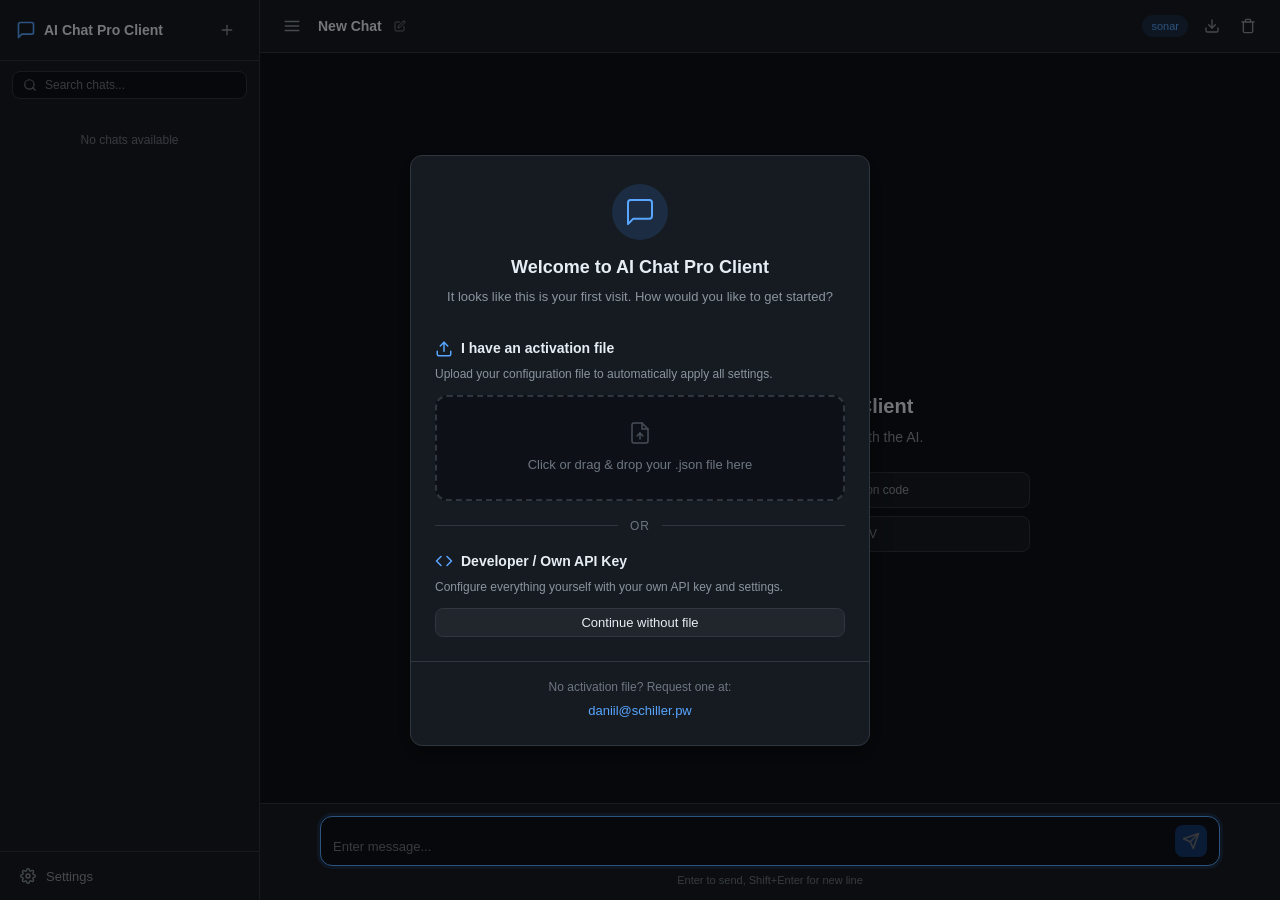
<file: index.html>
<!doctype html>
<html lang="de">
  <head>
    <meta charset="UTF-8" />
    <meta name="viewport" content="width=device-width, initial-scale=1.0, viewport-fit=cover" />
    <meta name="theme-color" content="#1f6feb" />
    <meta name="mobile-web-app-capable" content="yes" />
    <meta name="apple-mobile-web-app-capable" content="yes" />
    <meta name="apple-mobile-web-app-status-bar-style" content="black-translucent" />
    <meta name="apple-mobile-web-app-title" content="AI Chat" />
    <link rel="apple-touch-icon" href="./icons/icon128.png" />
    <title>AI Chat Pro Client</title>
    <link rel="manifest" href="manifest.webmanifest" />
    <script>
      (function () {
        // Theme
        var t = localStorage.getItem("ai-chat-theme") || "dark";
        document.documentElement.className = "theme-" + t;
        document.addEventListener("DOMContentLoaded", function () {
          document.body.className = "theme-" + t;
        });

        // Fix Android PWA viewport height bug.
        // 100dvh / 100vh shifts when the nav bar or keyboard changes.
        // We measure window.innerHeight and write it as --app-height.
        function setAppHeight() {
          var h = (window.visualViewport ? window.visualViewport.height : window.innerHeight);
          document.documentElement.style.setProperty("--app-height", h + "px");
        }
        setAppHeight();

        // Re-measure on every resize and orientation change
        window.addEventListener("resize", setAppHeight);
        window.addEventListener("orientationchange", function () {
          // Small delay so the browser finishes its own resize
          setTimeout(setAppHeight, 100);
        });

        // Re-measure when user comes back (e.g. from Settings via back button)
        document.addEventListener("visibilitychange", function () {
          if (document.visibilityState === "visible") {
            setAppHeight();
            setTimeout(setAppHeight, 150); // second pass after browser settles
          }
        });
        // pageshow fires on bfcache restore (Android back-navigation)
        window.addEventListener("pageshow", function (e) {
          setAppHeight();
          if (e.persisted) {
            // bfcache restore — browser may still be adjusting the viewport
            setTimeout(setAppHeight, 50);
            setTimeout(setAppHeight, 300);
          }
        });
        window.addEventListener("focus", setAppHeight);

        // visualViewport API for keyboards (Android Chrome)
        if (window.visualViewport) {
          window.visualViewport.addEventListener("resize", setAppHeight);
        }
      })();
    </script>
    <link rel="stylesheet" href="./style.css" />
    <script src="./i18n.js"></script>
    <script src="./storage.js"></script>
    <script src="./announcement.js"></script>
    <script src="./api.js"></script>
  </head>
  <body>
    <div id="app" class="theme-dark">
      <!-- Sidebar -->
      <aside id="sidebar" class="sidebar">
        <div class="sidebar-header">
          <div class="logo">
            <svg
              width="20"
              height="20"
              viewBox="0 0 24 24"
              fill="none"
              stroke="currentColor"
              stroke-width="2"
              stroke-linecap="round"
              stroke-linejoin="round"
            >
              <path
                d="M21 15a2 2 0 0 1-2 2H7l-4 4V5a2 2 0 0 1 2-2h14a2 2 0 0 1 2 2z"
              ></path>
            </svg>
            <span data-i18n="app.name">AI Chat Pro Client</span>
          </div>
          <button id="btn-new-chat" class="btn-icon" data-i18n-title="sidebar.newChat" title="New Chat">
            <svg
              width="16"
              height="16"
              viewBox="0 0 24 24"
              fill="none"
              stroke="currentColor"
              stroke-width="2"
              stroke-linecap="round"
              stroke-linejoin="round"
            >
              <line x1="12" y1="5" x2="12" y2="19"></line>
              <line x1="5" y1="12" x2="19" y2="12"></line>
            </svg>
          </button>
        </div>

        <div class="sidebar-search">
          <svg
            width="14"
            height="14"
            viewBox="0 0 24 24"
            fill="none"
            stroke="currentColor"
            stroke-width="2"
            stroke-linecap="round"
            stroke-linejoin="round"
          >
            <circle cx="11" cy="11" r="8"></circle>
            <line x1="21" y1="21" x2="16.65" y2="16.65"></line>
          </svg>
          <input
            type="text"
            id="search-chats"
            data-i18n-placeholder="sidebar.searchPlaceholder"
            placeholder="Search chats..."
          />
        </div>

        <div id="conversation-list" class="conversation-list"></div>

        <div class="sidebar-footer">
          <button id="btn-settings" class="btn-sidebar" data-i18n-title="sidebar.settings" title="Settings">
            <svg
              width="16"
              height="16"
              viewBox="0 0 24 24"
              fill="none"
              stroke="currentColor"
              stroke-width="2"
              stroke-linecap="round"
              stroke-linejoin="round"
            >
              <circle cx="12" cy="12" r="3"></circle>
              <path
                d="M19.4 15a1.65 1.65 0 0 0 .33 1.82l.06.06a2 2 0 0 1 0 2.83 2 2 0 0 1-2.83 0l-.06-.06a1.65 1.65 0 0 0-1.82-.33 1.65 1.65 0 0 0-1 1.51V21a2 2 0 0 1-2 2 2 2 0 0 1-2-2v-.09A1.65 1.65 0 0 0 9 19.4a1.65 1.65 0 0 0-1.82.33l-.06.06a2 2 0 0 1-2.83 0 2 2 0 0 1 0-2.83l.06-.06A1.65 1.65 0 0 0 4.68 15a1.65 1.65 0 0 0-1.51-1H3a2 2 0 0 1-2-2 2 2 0 0 1 2-2h.09A1.65 1.65 0 0 0 4.6 9a1.65 1.65 0 0 0-.33-1.82l-.06-.06a2 2 0 0 1 0-2.83 2 2 0 0 1 2.83 0l.06.06A1.65 1.65 0 0 0 9 4.68a1.65 1.65 0 0 0 1-1.51V3a2 2 0 0 1 2-2 2 2 0 0 1 2 2v.09a1.65 1.65 0 0 0 1 1.51 1.65 1.65 0 0 0 1.82-.33l.06-.06a2 2 0 0 1 2.83 0 2 2 0 0 1 0 2.83l-.06.06A1.65 1.65 0 0 0 19.4 9a1.65 1.65 0 0 0 1.51 1H21a2 2 0 0 1 2 2 2 2 0 0 1-2 2h-.09a1.65 1.65 0 0 0-1.51 1z"
              ></path>
            </svg>
            <span data-i18n="sidebar.settings">Settings</span>
          </button>
        </div>
        <!-- Close handle (mobile) -->
        <button id="btn-close-sidebar" class="sidebar-close-handle" title="Close sidebar">
          <svg width="20" height="20" viewBox="0 0 24 24" fill="none" stroke="currentColor" stroke-width="2.5" stroke-linecap="round" stroke-linejoin="round">
            <polyline points="15 18 9 12 15 6"></polyline>
          </svg>
        </button>
      </aside>

      <!-- Sidebar Overlay (mobile) -->
      <div id="sidebar-overlay" class="sidebar-overlay"></div>

      <!-- Main Content -->
      <main class="main">
        <!-- Header -->
        <header class="header">
          <button
            id="btn-toggle-sidebar"
            class="btn-icon"
            data-i18n-title="sidebar.toggleSidebar"
            title="Toggle sidebar"
          >
            <svg
              width="18"
              height="18"
              viewBox="0 0 24 24"
              fill="none"
              stroke="currentColor"
              stroke-width="2"
              stroke-linecap="round"
              stroke-linejoin="round"
            >
              <line x1="3" y1="12" x2="21" y2="12"></line>
              <line x1="3" y1="6" x2="21" y2="6"></line>
              <line x1="3" y1="18" x2="21" y2="18"></line>
            </svg>
          </button>
          <div class="header-title">
            <span id="chat-title" data-i18n="header.newChat">New Chat</span>
            <button
              id="btn-edit-title"
              class="btn-icon-sm"
              data-i18n-title="header.editTitle"
              title="Edit title"
            >
              <svg
                width="12"
                height="12"
                viewBox="0 0 24 24"
                fill="none"
                stroke="currentColor"
                stroke-width="2"
                stroke-linecap="round"
                stroke-linejoin="round"
              >
                <path
                  d="M11 4H4a2 2 0 0 0-2 2v14a2 2 0 0 0 2 2h14a2 2 0 0 0 2-2v-7"
                ></path>
                <path
                  d="M18.5 2.5a2.121 2.121 0 0 1 3 3L12 15l-4 1 1-4 9.5-9.5z"
                ></path>
              </svg>
            </button>
          </div>
          <div class="header-actions">
            <span id="model-badge" class="badge">sonar</span>
            <button id="btn-export" class="btn-icon" data-i18n-title="header.exportChat" title="Export chat">
              <svg
                width="16"
                height="16"
                viewBox="0 0 24 24"
                fill="none"
                stroke="currentColor"
                stroke-width="2"
                stroke-linecap="round"
                stroke-linejoin="round"
              >
                <path d="M21 15v4a2 2 0 0 1-2 2H5a2 2 0 0 1-2-2v-4"></path>
                <polyline points="7 10 12 15 17 10"></polyline>
                <line x1="12" y1="15" x2="12" y2="3"></line>
              </svg>
            </button>
            <button id="btn-clear-chat" class="btn-icon" data-i18n-title="header.clearChat" title="Clear chat">
              <svg
                width="16"
                height="16"
                viewBox="0 0 24 24"
                fill="none"
                stroke="currentColor"
                stroke-width="2"
                stroke-linecap="round"
                stroke-linejoin="round"
              >
                <polyline points="3 6 5 6 21 6"></polyline>
                <path
                  d="M19 6v14a2 2 0 0 1-2 2H7a2 2 0 0 1-2-2V6m3 0V4a2 2 0 0 1 2-2h4a2 2 0 0 1 2 2v2"
                ></path>
              </svg>
            </button>
          </div>
        </header>

        <!-- Update Banner -->
        <div id="update-banner" class="update-banner">
          <div class="update-banner-content">
            <svg width="16" height="16" viewBox="0 0 24 24" fill="none" stroke="currentColor" stroke-width="2" stroke-linecap="round" stroke-linejoin="round">
              <path d="M21 2v6h-6"/><path d="M3 12a9 9 0 0 1 15-6.7L21 8"/>
              <path d="M3 22v-6h6"/><path d="M21 12a9 9 0 0 1-15 6.7L3 16"/>
            </svg>
            <span data-i18n="update.message">New version available!</span>
          </div>
          <button id="btn-update" class="btn-update" data-i18n="update.button">Update</button>
        </div>

        <!-- Offline Banner -->
        <div id="offline-banner" class="offline-banner">
          <svg width="14" height="14" viewBox="0 0 24 24" fill="none" stroke="currentColor" stroke-width="2"><line x1="1" y1="1" x2="23" y2="23"/><path d="M16.72 11.06A10.94 10.94 0 0 1 19 12.55"/><path d="M5 12.55a10.94 10.94 0 0 1 5.17-2.39"/><path d="M10.71 5.05A16 16 0 0 1 22.56 9"/><path d="M1.42 9a15.91 15.91 0 0 1 4.7-2.88"/><path d="M8.53 16.11a6 6 0 0 1 6.95 0"/><line x1="12" y1="20" x2="12.01" y2="20"/></svg>
          Offline – Local AI (LM Studio) still works
        </div>

        <!-- Remote Announcement Banner -->
        <div id="announcement-container" class="announcement-container hidden"></div>

        <!-- Chat Area -->
        <div id="chat-area" class="chat-area">
          <!-- Welcome Screen -->
          <div id="welcome-screen" class="welcome-screen">
            <div class="welcome-icon">
              <svg
                width="48"
                height="48"
                viewBox="0 0 24 24"
                fill="none"
                stroke="currentColor"
                stroke-width="1.5"
                stroke-linecap="round"
                stroke-linejoin="round"
              >
                <path
                  d="M21 15a2 2 0 0 1-2 2H7l-4 4V5a2 2 0 0 1 2-2h14a2 2 0 0 1 2 2z"
                ></path>
              </svg>
            </div>
            <h2 data-i18n="welcome.title">Welcome to AI Chat Pro Client</h2>
            <p data-i18n="welcome.subtitle">Ask a question or start a conversation with the AI.</p>
            <div class="welcome-suggestions">
              <button
                class="suggestion-chip"
                data-i18n-prompt="welcome.quantumPrompt"
                data-prompt="Explain quantum computing in simple terms"
              >
                <svg
                  width="14"
                  height="14"
                  viewBox="0 0 24 24"
                  fill="none"
                  stroke="currentColor"
                  stroke-width="2"
                >
                  <circle cx="12" cy="12" r="10" />
                  <path d="M9.09 9a3 3 0 0 1 5.83 1c0 2-3 3-3 3" />
                  <line x1="12" y1="17" x2="12.01" y2="17" />
                </svg>
                <span data-i18n="welcome.quantum">Explain quantum computing</span>
              </button>
              <button
                class="suggestion-chip"
                data-i18n-prompt="welcome.codePrompt"
                data-prompt="Write me a Python function that calculates Fibonacci numbers"
              >
                <svg
                  width="14"
                  height="14"
                  viewBox="0 0 24 24"
                  fill="none"
                  stroke="currentColor"
                  stroke-width="2"
                >
                  <polyline points="16 18 22 12 16 6" />
                  <polyline points="8 6 2 12 8 18" />
                </svg>
                <span data-i18n="welcome.code">Write Python code</span>
              </button>
              <button
                class="suggestion-chip"
                data-i18n-prompt="welcome.aitrendsPrompt"
                data-prompt="What are the latest trends in AI development?"
              >
                <svg
                  width="14"
                  height="14"
                  viewBox="0 0 24 24"
                  fill="none"
                  stroke="currentColor"
                  stroke-width="2"
                >
                  <path d="M2 3h6a4 4 0 0 1 4 4v14a3 3 0 0 0-3-3H2z" />
                  <path d="M22 3h-6a4 4 0 0 0-4 4v14a3 3 0 0 1 3-3h7z" />
                </svg>
                <span data-i18n="welcome.aitrends">AI Trends 2025</span>
              </button>
              <button
                class="suggestion-chip"
                data-i18n-prompt="welcome.resumePrompt"
                data-prompt="Help me create a professional resume"
              >
                <svg
                  width="14"
                  height="14"
                  viewBox="0 0 24 24"
                  fill="none"
                  stroke="currentColor"
                  stroke-width="2"
                >
                  <path
                    d="M14 2H6a2 2 0 0 0-2 2v16a2 2 0 0 0 2 2h12a2 2 0 0 0 2-2V8z"
                  />
                  <polyline points="14 2 14 8 20 8" />
                </svg>
                <span data-i18n="welcome.resume">Create a CV</span>
              </button>
            </div>
          </div>

          <!-- Messages Container -->
          <div id="messages" class="messages"></div>

          <!-- Scroll to bottom button -->
        <button id="btn-scroll-bottom" class="btn-scroll-bottom hidden" title="Scroll to bottom">
          <svg width="20" height="20" viewBox="0 0 24 24" fill="none" stroke="currentColor" stroke-width="2.5" stroke-linecap="round" stroke-linejoin="round">
            <polyline points="6 9 12 15 18 9"></polyline>
          </svg>
        </button>

        <!-- Typing Indicator -->
          <div id="typing-indicator" class="typing-indicator hidden">
            <div class="typing-avatar">
              <svg
                width="16"
                height="16"
                viewBox="0 0 24 24"
                fill="none"
                stroke="currentColor"
                stroke-width="2"
              >
                <path
                  d="M21 15a2 2 0 0 1-2 2H7l-4 4V5a2 2 0 0 1 2-2h14a2 2 0 0 1 2 2z"
                ></path>
              </svg>
            </div>
            <div class="typing-dots">
              <span></span><span></span><span></span>
            </div>
          </div>
        </div>

        <!-- Input Area -->
        <div class="input-area">
          <div class="input-container">
            <textarea
              id="message-input"
              data-i18n-placeholder="input.placeholder"
              placeholder="Enter message..."
              rows="1"
              autofocus
            ></textarea>
            <div class="input-actions">
              <span id="char-count" class="char-count"></span>
              <button
                id="btn-send"
                class="btn-send"
                title="Send (Enter)"
                disabled
              >
                <svg
                  width="18"
                  height="18"
                  viewBox="0 0 24 24"
                  fill="none"
                  stroke="currentColor"
                  stroke-width="2"
                  stroke-linecap="round"
                  stroke-linejoin="round"
                >
                  <line x1="22" y1="2" x2="11" y2="13"></line>
                  <polygon points="22 2 15 22 11 13 2 9 22 2"></polygon>
                </svg>
              </button>
            </div>
          </div>
          <div class="input-hint">
            <span id="input-hint-text" data-i18n="input.hint"
              >Enter to send, Shift+Enter for new line</span
            >
          </div>
        </div>
      </main>

      <!-- Export Modal -->
      <div id="export-modal" class="modal hidden">
        <div class="modal-backdrop"></div>
        <div class="modal-content">
          <div class="modal-header">
            <h3 data-i18n="export.title">Export chat</h3>
            <button class="btn-icon modal-close">
              <svg
                width="16"
                height="16"
                viewBox="0 0 24 24"
                fill="none"
                stroke="currentColor"
                stroke-width="2"
              >
                <line x1="18" y1="6" x2="6" y2="18"></line>
                <line x1="6" y1="6" x2="18" y2="18"></line>
              </svg>
            </button>
          </div>
          <div class="modal-body">
            <button id="export-md" class="export-option">
              <svg
                width="20"
                height="20"
                viewBox="0 0 24 24"
                fill="none"
                stroke="currentColor"
                stroke-width="2"
              >
                <path
                  d="M14 2H6a2 2 0 0 0-2 2v16a2 2 0 0 0 2 2h12a2 2 0 0 0 2-2V8z"
                />
                <polyline points="14 2 14 8 20 8" />
              </svg>
              <div>
                <strong data-i18n="export.md">Markdown (.md)</strong>
                <span data-i18n="export.mdDesc">Formatted text with code blocks</span>
              </div>
            </button>
            <button id="export-json" class="export-option">
              <svg
                width="20"
                height="20"
                viewBox="0 0 24 24"
                fill="none"
                stroke="currentColor"
                stroke-width="2"
              >
                <polyline points="16 18 22 12 16 6" />
                <polyline points="8 6 2 12 8 18" />
              </svg>
              <div>
                <strong data-i18n="export.json">JSON (.json)</strong>
                <span data-i18n="export.jsonDesc">Structured data for import</span>
              </div>
            </button>
          </div>
        </div>
      </div>

      <!-- Delete Confirm Modal -->
      <div id="delete-modal" class="modal hidden">
        <div class="modal-backdrop"></div>
        <div class="modal-content modal-sm">
          <div class="modal-header">
            <h3 data-i18n="delete.title">Delete chat?</h3>
          </div>
          <div class="modal-body">
            <p data-i18n="delete.body">
              Do you really want to delete this chat? This action cannot be undone.
            </p>
          </div>
          <div class="modal-footer">
            <button class="btn btn-secondary modal-close" data-i18n="delete.cancel">Cancel</button>
            <button id="confirm-delete" class="btn btn-danger" data-i18n="delete.confirm">Delete</button>
          </div>
        </div>
      </div>

      <!-- Rename Modal -->
      <div id="rename-modal" class="modal hidden">
        <div class="modal-backdrop"></div>
        <div class="modal-content modal-sm">
          <div class="modal-header">
            <h3 data-i18n="rename.title">Rename chat</h3>
            <button class="btn-icon modal-close">
              <svg width="16" height="16" viewBox="0 0 24 24" fill="none" stroke="currentColor" stroke-width="2">
                <line x1="18" y1="6" x2="6" y2="18"></line>
                <line x1="6" y1="6" x2="18" y2="18"></line>
              </svg>
            </button>
          </div>
          <div class="modal-body">
            <input
              type="text"
              id="rename-input"
              class="input"
              data-i18n-placeholder="rename.placeholder"
              placeholder="Chat title"
              maxlength="80"
            />
          </div>
          <div class="modal-footer">
            <button class="btn btn-secondary modal-close" data-i18n="rename.cancel">Cancel</button>
            <button id="confirm-rename" class="btn btn-primary" data-i18n="rename.confirm">Rename</button>
          </div>
        </div>
      </div>

      <!-- First Visit / Activation Modal -->
      <div id="activation-modal" class="modal hidden">
        <div class="modal-backdrop"></div>
        <div class="modal-content activation-modal-content">
          <div class="activation-header">
            <div class="activation-icon">
              <svg width="32" height="32" viewBox="0 0 24 24" fill="none" stroke="currentColor" stroke-width="1.5" stroke-linecap="round" stroke-linejoin="round">
                <path d="M21 15a2 2 0 0 1-2 2H7l-4 4V5a2 2 0 0 1 2-2h14a2 2 0 0 1 2 2z"></path>
              </svg>
            </div>
            <h2 data-i18n="activation.title">Welcome to AI Chat Pro Client</h2>
            <p data-i18n="activation.subtitle">It looks like this is your first visit. How would you like to get started?</p>
          </div>

          <!-- Option 1: Upload activation file -->
          <div class="activation-section">
            <div class="activation-section-header">
              <svg width="18" height="18" viewBox="0 0 24 24" fill="none" stroke="currentColor" stroke-width="2" stroke-linecap="round" stroke-linejoin="round">
                <path d="M21 15v4a2 2 0 0 1-2 2H5a2 2 0 0 1-2-2v-4"></path>
                <polyline points="17 8 12 3 7 8"></polyline>
                <line x1="12" y1="3" x2="12" y2="15"></line>
              </svg>
              <h3 data-i18n="activation.fileTitle">I have an activation file</h3>
            </div>
            <p class="activation-desc" data-i18n="activation.fileDesc">Upload your configuration file to automatically apply all settings.</p>
            <label id="activation-file-label" class="activation-file-drop" tabindex="0">
              <input type="file" id="activation-file-input" accept=".json" hidden />
              <svg width="24" height="24" viewBox="0 0 24 24" fill="none" stroke="currentColor" stroke-width="1.5" stroke-linecap="round" stroke-linejoin="round">
                <path d="M14 2H6a2 2 0 0 0-2 2v16a2 2 0 0 0 2 2h12a2 2 0 0 0 2-2V8z"/>
                <polyline points="14 2 14 8 20 8"/>
                <line x1="12" y1="18" x2="12" y2="12"/>
                <polyline points="9 15 12 12 15 15"/>
              </svg>
              <span data-i18n="activation.fileDrop">Click or drag & drop your .json file here</span>
            </label>
            <div id="activation-error" class="activation-error hidden"></div>
            <div id="activation-success" class="activation-success hidden"></div>
          </div>

          <div class="activation-divider">
            <span data-i18n="activation.or">or</span>
          </div>

          <!-- Option 2: Developer / Own API -->
          <div class="activation-section">
            <div class="activation-section-header">
              <svg width="18" height="18" viewBox="0 0 24 24" fill="none" stroke="currentColor" stroke-width="2" stroke-linecap="round" stroke-linejoin="round">
                <polyline points="16 18 22 12 16 6"></polyline>
                <polyline points="8 6 2 12 8 18"></polyline>
              </svg>
              <h3 data-i18n="activation.devTitle">Developer / Own API Key</h3>
            </div>
            <p class="activation-desc" data-i18n="activation.devDesc">Configure everything yourself with your own API key and settings.</p>
            <button id="btn-skip-activation" class="btn btn-secondary activation-btn-full" data-i18n="activation.skip">Continue without code</button>
          </div>

          <div class="activation-footer">
            <p data-i18n="activation.contact">No activation file? Request one at:</p>
            <a href="mailto:daniil@schiller.pw" class="activation-email">daniil@schiller.pw</a>
          </div>
        </div>
      </div>

      <!-- Toast Container -->
      <div id="toast-container" class="toast-container"></div>
    </div>

    <script src="./app.js"></script>
  </body>
</html>
</file>
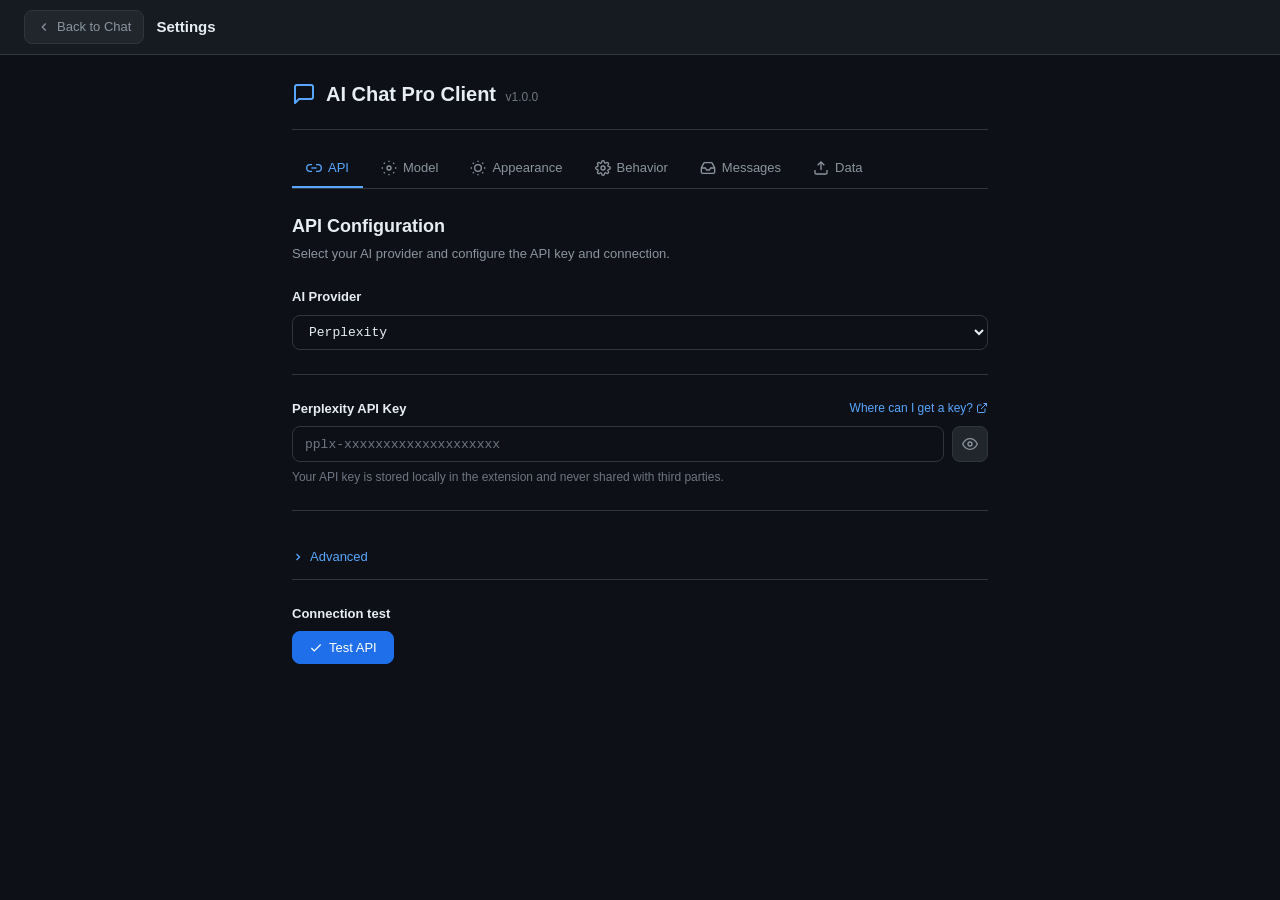
<file: settings.html>
<!doctype html>
<html lang="de">
  <head>
    <meta charset="UTF-8" />
    <meta name="viewport" content="width=device-width, initial-scale=1.0, viewport-fit=cover" />
    <meta name="theme-color" content="#1f6feb" />
    <meta name="mobile-web-app-capable" content="yes" />
    <meta name="apple-mobile-web-app-capable" content="yes" />
    <meta name="apple-mobile-web-app-status-bar-style" content="black-translucent" />
    <meta name="apple-mobile-web-app-title" content="AI Chat" />
    <link rel="apple-touch-icon" href="./icons/icon128.png" />
    <title>AI Chat Pro Client – Settings</title>
    <link rel="manifest" href="manifest.webmanifest" />
    <script>
      (function () {
        // Theme
        var t = localStorage.getItem("ai-chat-theme") || "dark";
        document.documentElement.className = "theme-" + t;
        document.addEventListener("DOMContentLoaded", function () {
          document.body.className = "theme-" + t;
        });

        // Fix Android PWA viewport height bug
        function setAppHeight() {
          var h = (window.visualViewport ? window.visualViewport.height : window.innerHeight);
          document.documentElement.style.setProperty("--app-height", h + "px");
        }
        setAppHeight();
        window.addEventListener("resize", setAppHeight);
        window.addEventListener("orientationchange", function () {
          setTimeout(setAppHeight, 100);
        });
        document.addEventListener("visibilitychange", function () {
          if (document.visibilityState === "visible") setAppHeight();
        });
        window.addEventListener("pageshow", setAppHeight);
        window.addEventListener("focus", setAppHeight);
        if (window.visualViewport) {
          window.visualViewport.addEventListener("resize", setAppHeight);
        }
      })();
    </script>
    <link rel="stylesheet" href="./settings.css" />
    <script src="./i18n.js"></script>
    <script src="./storage.js"></script>
    <script src="./announcement.js"></script>
    <script src="./api.js"></script>
    <script>
      if ("serviceWorker" in navigator) {
        navigator.serviceWorker.register("./sw.js").catch(() => {});
      }
    </script>
  </head>
  <body>
    <div id="app" class="theme-dark">
      <!-- Top navigation bar -->
      <nav class="settings-topbar">
        <a href="./index.html" class="back-btn">
          <svg width="14" height="14" viewBox="0 0 24 24" fill="none" stroke="currentColor" stroke-width="2"><polyline points="15 18 9 12 15 6"/></svg>
          Back to Chat
        </a>
        <span class="topbar-title">Settings</span>
      </nav>
      <div class="container">
        <!-- Header -->
        <header class="page-header">
          <div class="header-left">
            <svg
              width="24"
              height="24"
              viewBox="0 0 24 24"
              fill="none"
              stroke="currentColor"
              stroke-width="2"
              stroke-linecap="round"
              stroke-linejoin="round"
            >
              <path
                d="M21 15a2 2 0 0 1-2 2H7l-4 4V5a2 2 0 0 1 2-2h14a2 2 0 0 1 2 2z"
              ></path>
            </svg>
            <h1><span data-i18n="app.name">AI Chat Pro Client</span> <span class="version">v1.0.0</span></h1>
          </div>
          <div class="header-right">
            <!-- <a href="index.html" class="btn-back">
              <svg
                width="14"
                height="14"
                viewBox="0 0 24 24"
                fill="none"
                stroke="currentColor"
                stroke-width="2"
                stroke-linecap="round"
                stroke-linejoin="round"
              >
                <line x1="19" y1="12" x2="5" y2="12"></line>
                <polyline points="12 19 5 12 12 5"></polyline>
              </svg>
              <span data-i18n="settings.backToChat">Back to chat</span>
            </a> -->
            <span id="save-status" class="save-status hidden">
              <svg
                width="14"
                height="14"
                viewBox="0 0 24 24"
                fill="none"
                stroke="currentColor"
                stroke-width="2"
              >
                <polyline points="20 6 9 17 4 12" />
              </svg>
              <span data-i18n="status.saved">Saved</span>
            </span>
          </div>
        </header>

        <!-- Navigation -->
        <nav class="settings-nav">
          <button class="nav-item active" data-section="api">
            <svg width="16" height="16" viewBox="0 0 24 24" fill="none" stroke="currentColor" stroke-width="2">
              <path d="M15 7h3a5 5 0 0 1 5 5 5 5 0 0 1-5 5h-3m-6 0H6a5 5 0 0 1-5-5 5 5 0 0 1 5-5h3" />
              <line x1="8" y1="12" x2="16" y2="12" />
            </svg>
            <span data-i18n="nav.api">API</span>
          </button>
          <button class="nav-item" data-section="model">
            <svg width="16" height="16" viewBox="0 0 24 24" fill="none" stroke="currentColor" stroke-width="2">
              <circle cx="12" cy="12" r="3" />
              <path d="M12 1v2M12 21v2M4.22 4.22l1.42 1.42M18.36 18.36l1.42 1.42M1 12h2M21 12h2M4.22 19.78l1.42-1.42M18.36 5.64l1.42-1.42" />
            </svg>
            <span data-i18n="nav.model">Model</span>
          </button>
          <button class="nav-item" data-section="appearance">
            <svg width="16" height="16" viewBox="0 0 24 24" fill="none" stroke="currentColor" stroke-width="2">
              <circle cx="12" cy="12" r="5" />
              <line x1="12" y1="1" x2="12" y2="3" /><line x1="12" y1="21" x2="12" y2="23" />
              <line x1="4.22" y1="4.22" x2="5.64" y2="5.64" /><line x1="18.36" y1="18.36" x2="19.78" y2="19.78" />
              <line x1="1" y1="12" x2="3" y2="12" /><line x1="21" y1="12" x2="23" y2="12" />
              <line x1="4.22" y1="19.78" x2="5.64" y2="18.36" /><line x1="18.36" y1="5.64" x2="19.78" y2="4.22" />
            </svg>
            <span data-i18n="nav.appearance">Appearance</span>
          </button>
          <button class="nav-item" data-section="behavior">
            <svg width="16" height="16" viewBox="0 0 24 24" fill="none" stroke="currentColor" stroke-width="2">
              <circle cx="12" cy="12" r="3" />
              <path d="M19.4 15a1.65 1.65 0 0 0 .33 1.82l.06.06a2 2 0 0 1 0 2.83 2 2 0 0 1-2.83 0l-.06-.06a1.65 1.65 0 0 0-1.82-.33 1.65 1.65 0 0 0-1 1.51V21a2 2 0 0 1-2 2 2 2 0 0 1-2-2v-.09A1.65 1.65 0 0 0 9 19.4a1.65 1.65 0 0 0-1.82.33l-.06.06a2 2 0 0 1-2.83 0 2 2 0 0 1 0-2.83l.06-.06A1.65 1.65 0 0 0 4.68 15a1.65 1.65 0 0 0-1.51-1H3a2 2 0 0 1-2-2 2 2 0 0 1 2-2h.09A1.65 1.65 0 0 0 4.6 9a1.65 1.65 0 0 0-.33-1.82l-.06-.06a2 2 0 0 1 0-2.83 2 2 0 0 1 2.83 0l.06.06A1.65 1.65 0 0 0 9 4.68a1.65 1.65 0 0 0 1-1.51V3a2 2 0 0 1 2-2 2 2 0 0 1 2 2v.09a1.65 1.65 0 0 0 1 1.51 1.65 1.65 0 0 0 1.82-.33l.06-.06a2 2 0 0 1 2.83 0 2 2 0 0 1 0 2.83l-.06.06A1.65 1.65 0 0 0 19.4 9a1.65 1.65 0 0 0 1.51 1H21a2 2 0 0 1 2 2 2 2 0 0 1-2 2h-.09a1.65 1.65 0 0 0-1.51 1z" />
            </svg>
            <span data-i18n="nav.behavior">Behavior</span>
          </button>
          <button class="nav-item" data-section="messages">
            <svg width="16" height="16" viewBox="0 0 24 24" fill="none" stroke="currentColor" stroke-width="2">
              <path d="M22 12h-6l-2 3h-4l-2-3H2" />
              <path d="M5.45 5.11 2 12v6a2 2 0 0 0 2 2h16a2 2 0 0 0 2-2v-6l-3.45-6.89A2 2 0 0 0 16.76 4H7.24a2 2 0 0 0-1.79 1.11z" />
            </svg>
            <span data-i18n="nav.messages">Messages</span>
          </button>
          <button class="nav-item" data-section="data">
            <svg width="16" height="16" viewBox="0 0 24 24" fill="none" stroke="currentColor" stroke-width="2">
              <path d="M21 15v4a2 2 0 0 1-2 2H5a2 2 0 0 1-2-2v-4" />
              <polyline points="17 8 12 3 7 8" />
              <line x1="12" y1="3" x2="12" y2="15" />
            </svg>
            <span data-i18n="nav.data">Data</span>
          </button>
        </nav>

        <!-- Settings Sections -->
        <div class="settings-body">
          <!-- API Section -->
          <section id="section-api" class="settings-section active">
            <div class="section-header">
              <h2 data-i18n="api.title">API Configuration</h2>
              <p data-i18n="api.subtitle">Select your AI provider and configure the API key and connection.</p>
            </div>

            <div class="setting-group">
              <label class="setting-label" for="provider-select" data-i18n="api.provider">AI Provider</label>
              <select id="provider-select" class="input">
                <option value="perplexity">Perplexity</option>
                <option value="openai">ChatGPT (OpenAI)</option>
                <option value="anthropic">Claude (Anthropic)</option>
                <option value="gemini">Gemini (Google)</option>
                <option value="lmstudio">LM Studio (Lokal)</option>
              </select>
            </div>

            <div class="setting-group" id="api-key-group">
              <label class="setting-label" for="api-key">
                <span id="api-key-label">API Key</span>
                <a href="#" target="_blank" rel="noopener" class="help-link" id="api-key-help">
                  <span data-i18n="api.keyHelpText">Where can I get a key?</span>
                  <svg width="12" height="12" viewBox="0 0 24 24" fill="none" stroke="currentColor" stroke-width="2">
                    <path d="M18 13v6a2 2 0 0 1-2 2H5a2 2 0 0 1-2-2V8a2 2 0 0 1 2-2h6" />
                    <polyline points="15 3 21 3 21 9" />
                    <line x1="10" y1="14" x2="21" y2="3" />
                  </svg>
                </a>
              </label>
              <div class="input-with-action">
                <input type="password" id="api-key" class="input" placeholder="pplx-xxxxxxxxxxxxxxxxxxxx" autocomplete="off" spellcheck="false" />
                <button id="toggle-key-visibility" class="btn-icon" title="Toggle visibility">
                  <svg id="eye-icon" width="16" height="16" viewBox="0 0 24 24" fill="none" stroke="currentColor" stroke-width="2">
                    <path d="M1 12s4-8 11-8 11 8 11 8-4 8-11 8-11-8-11-8z" />
                    <circle cx="12" cy="12" r="3" />
                  </svg>
                </button>
              </div>
              <span class="setting-hint" id="api-key-hint" data-i18n="api.keyHint">Your API key is stored locally and never shared with third parties.</span>
            </div>

            <div class="setting-group hidden" id="lmstudio-url-group">
              <label class="setting-label" for="lmstudio-url" data-i18n="api.serverUrl">Server URL</label>
              <input type="text" id="lmstudio-url" class="input" placeholder="http://localhost:1234" autocomplete="off" spellcheck="false" />
              <span class="setting-hint" data-i18n="api.serverHint">URL of the LM Studio local server. Default: http://localhost:1234</span>
            </div>

            <details class="setting-group hidden" id="advanced-url-group">
              <summary class="advanced-summary">
                <svg class="chevron" width="12" height="12" viewBox="0 0 24 24" fill="none" stroke="currentColor" stroke-width="2.5">
                  <polyline points="9 18 15 12 9 6" />
                </svg>
                <span data-i18n="api.advanced">Advanced</span>
              </summary>
              <div class="advanced-content">
                <label class="setting-label" for="base-url" data-i18n="api.baseUrl">Base URL (optional)</label>
                <input type="text" id="base-url" class="input" placeholder="" autocomplete="off" spellcheck="false" />
                <span class="setting-hint" data-i18n="api.baseUrlHint">Leave empty for the default endpoint.</span>
              </div>
            </details>

            <div class="setting-group">
              <label class="setting-label" data-i18n="api.connectionTest">Connection test</label>
              <button id="btn-test-api" class="btn btn-primary">
                <svg width="14" height="14" viewBox="0 0 24 24" fill="none" stroke="currentColor" stroke-width="2">
                  <polyline points="20 6 9 17 4 12" />
                </svg>
                <span data-i18n="api.testBtn">Test API</span>
              </button>
              <div id="api-test-result" class="test-result hidden"></div>
            </div>
          </section>

          <!-- Model Section -->
          <section id="section-model" class="settings-section">
            <div class="section-header">
              <h2 data-i18n="model.title">Model Settings</h2>
              <p data-i18n="model.subtitle">Select the AI model and adjust parameters.</p>
            </div>

            <div class="setting-group">
              <label class="setting-label" for="model-select" data-i18n="model.select">Model</label>
              <div class="input-with-action">
                <select id="model-select" class="input"></select>
                <button id="btn-load-models" class="btn-icon hidden" data-i18n-title="model.lmLoad" title="Load models from LM Studio">
                  <svg width="16" height="16" viewBox="0 0 24 24" fill="none" stroke="currentColor" stroke-width="2">
                    <polyline points="23 4 23 10 17 10" />
                    <polyline points="1 20 1 14 7 14" />
                    <path d="M3.51 9a9 9 0 0 1 14.85-3.36L23 10M1 14l4.64 4.36A9 9 0 0 0 20.49 15" />
                  </svg>
                </button>
              </div>
              <span id="lmstudio-model-hint" class="setting-hint hidden"></span>
            </div>

            <div class="setting-group">
              <button id="btn-check-models" class="btn btn-secondary">
                <svg width="14" height="14" viewBox="0 0 24 24" fill="none" stroke="currentColor" stroke-width="2">
                  <path d="M22 11.08V12a10 10 0 1 1-5.93-9.14"/>
                  <polyline points="22 4 12 14.01 9 11.01"/>
                </svg>
                <span data-i18n="model.checkBtn">Check models</span>
              </button>
              <div id="model-check-results" class="model-check-results"></div>
            </div>

            <div class="setting-group">
              <label class="setting-label" data-i18n="model.addLabel">Add model manually</label>
              <div class="input-with-action">
                <input type="text" id="custom-model-input" class="input" data-i18n-placeholder="model.addPlaceholder" placeholder="e.g. gpt-5" autocomplete="off" spellcheck="false" />
                <button id="btn-add-model" class="btn btn-primary" data-i18n-title="model.addTitle" title="Add">
                  <svg width="14" height="14" viewBox="0 0 24 24" fill="none" stroke="currentColor" stroke-width="2">
                    <line x1="12" y1="5" x2="12" y2="19"/><line x1="5" y1="12" x2="19" y2="12"/>
                  </svg>
                </button>
              </div>
              <div id="custom-model-list" class="custom-model-list"></div>
            </div>


<div class="setting-group">
              <label class="setting-label" for="temperature">
                <span data-i18n="model.temp">Temperature</span>
                <span class="setting-value" id="temperature-value">0.7</span>
              </label>
              <input type="range" id="temperature" class="range-input" min="0" max="2" step="0.1" value="0.7" />
              <div class="range-labels">
                <span data-i18n="model.tempPrecise">Precise</span>
                <span data-i18n="model.tempCreative">Creative</span>
              </div>
            </div>

            <div class="setting-group">
              <label class="setting-label" for="max-tokens">
                <span data-i18n="model.maxTokens">Max. Tokens</span>
                <span class="setting-value" id="max-tokens-value">2048</span>
              </label>
              <input type="range" id="max-tokens" class="range-input" min="256" max="4096" step="256" value="2048" />
              <div class="range-labels"><span>256</span><span>4096</span></div>
            </div>

            <div class="setting-group">
              <label class="setting-label" for="system-prompt" data-i18n="model.systemPrompt">System Prompt</label>
              <textarea id="system-prompt" class="input textarea" rows="4" data-i18n-placeholder="model.systemPromptPlaceholder" placeholder="Define the AI behavior..."></textarea>
              <span class="setting-hint" data-i18n="model.systemPromptHint">Give the AI a role or specific instructions.</span>
            </div>
          </section>

          <!-- Appearance Section -->
          <section id="section-appearance" class="settings-section">
            <div class="section-header">
              <h2 data-i18n="appearance.title">Appearance</h2>
              <p data-i18n="appearance.subtitle">Customize the design to your preferences.</p>
            </div>

            <div class="setting-group">
              <label class="setting-label" for="language-select" data-i18n="appearance.language">Language</label>
              <select id="language-select" class="input">
                <option value="system" data-i18n="appearance.system">System</option>
                <option value="en">English</option>
                <option value="de">Deutsch</option>
                <option value="ru">Русский</option>
              </select>
            </div>

            <div class="setting-group">
              <label class="setting-label" data-i18n="appearance.theme">Theme</label>
              <div class="theme-picker">
                <label class="theme-option">
                  <input type="radio" name="theme" value="dark" />
                  <div class="theme-preview dark-preview">
                    <div class="preview-header"></div>
                    <div class="preview-body"><div class="preview-msg"></div><div class="preview-msg reply"></div></div>
                  </div>
                  <span data-i18n="appearance.dark">Dark</span>
                </label>
                <label class="theme-option">
                  <input type="radio" name="theme" value="light" />
                  <div class="theme-preview light-preview">
                    <div class="preview-header"></div>
                    <div class="preview-body"><div class="preview-msg"></div><div class="preview-msg reply"></div></div>
                  </div>
                  <span data-i18n="appearance.light">Light</span>
                </label>
                <label class="theme-option">
                  <input type="radio" name="theme" value="system" />
                  <div class="theme-preview system-preview">
                    <div class="preview-header"></div>
                    <div class="preview-body"><div class="preview-msg"></div><div class="preview-msg reply"></div></div>
                  </div>
                  <span data-i18n="appearance.system">System</span>
                </label>
              </div>
            </div>

            <div class="setting-group">
              <label class="setting-label" for="font-size">
                <span data-i18n="appearance.fontSize">Font size</span>
                <span class="setting-value" id="font-size-value">14px</span>
              </label>
              <input type="range" id="font-size" class="range-input" min="12" max="18" step="1" value="14" />
              <div class="range-labels">
                <span data-i18n="appearance.fontSmall">Small</span>
                <span data-i18n="appearance.fontLarge">Large</span>
              </div>
            </div>
          </section>

          <!-- Behavior Section -->
          <section id="section-behavior" class="settings-section">
            <div class="section-header">
              <h2 data-i18n="behavior.title">Behavior</h2>
              <p data-i18n="behavior.subtitle">Adjust the app behavior.</p>
            </div>

            <div class="setting-group">
              <div class="toggle-setting">
                <div>
                  <label class="setting-label" data-i18n="behavior.sendEnter">Send with Enter</label>
                  <span class="setting-hint" data-i18n="behavior.sendEnterHint">Send message with Enter, Shift+Enter for new line.</span>
                </div>
                <label class="toggle">
                  <input type="checkbox" id="send-with-enter" checked />
                  <span class="toggle-slider"></span>
                </label>
              </div>
            </div>

            <div class="setting-group">
              <div class="toggle-setting">
                <div>
                  <label class="setting-label" data-i18n="behavior.showSources">Show sources</label>
                  <span class="setting-hint" data-i18n="behavior.showSourcesHint">Show source links below AI responses.</span>
                </div>
                <label class="toggle">
                  <input type="checkbox" id="show-sources" checked />
                  <span class="toggle-slider"></span>
                </label>
              </div>
            </div>
          </section>

          <!-- Messages Section -->
          <section id="section-messages" class="settings-section">
            <div class="section-header">
              <h2 data-i18n="messages.title">Messages</h2>
              <p data-i18n="messages.subtitle">Recent announcements from the developer.</p>
            </div>

            <div class="setting-group">
              <div id="message-list" class="message-list"></div>
              <button id="btn-clear-messages" class="btn btn-secondary" style="margin-top: 12px;">
                <svg width="14" height="14" viewBox="0 0 24 24" fill="none" stroke="currentColor" stroke-width="2">
                  <polyline points="3 6 5 6 21 6" />
                  <path d="M19 6v14a2 2 0 0 1-2 2H7a2 2 0 0 1-2-2V6m3 0V4a2 2 0 0 1 2-2h4a2 2 0 0 1 2 2v2" />
                </svg>
                <span data-i18n="messages.clear">Clear message history</span>
              </button>
            </div>
          </section>

          <!-- Data Section -->
          <section id="section-data" class="settings-section">
            <div class="section-header">
              <h2 data-i18n="data.title">Data &amp; Storage</h2>
              <p data-i18n="data.subtitle">Manage your stored data.</p>
            </div>

            <div class="setting-group">
              <label class="setting-label" data-i18n="data.history">Chat history</label>
              <div class="data-stats">
                <div class="stat-card">
                  <span class="stat-value" id="stat-conversations">0</span>
                  <span class="stat-label" data-i18n="data.chats">Chats</span>
                </div>
                <div class="stat-card">
                  <span class="stat-value" id="stat-messages">0</span>
                  <span class="stat-label" data-i18n="data.messages">Messages</span>
                </div>
              </div>
            </div>

            <div class="setting-group">
              <label class="setting-label" data-i18n="data.exportLabel">Export backup</label>
              <button id="btn-export-all" class="btn btn-secondary">
                <svg width="14" height="14" viewBox="0 0 24 24" fill="none" stroke="currentColor" stroke-width="2">
                  <path d="M21 15v4a2 2 0 0 1-2 2H5a2 2 0 0 1-2-2v-4" />
                  <polyline points="7 10 12 15 17 10" />
                  <line x1="12" y1="15" x2="12" y2="3" />
                </svg>
                <span data-i18n="data.exportBtn">Export backup as JSON</span>
              </button>
            </div>

            <div class="setting-group">
              <label class="setting-label" data-i18n="data.importLabel">Import backup</label>
              <button id="btn-import-all" class="btn btn-secondary">
                <svg width="14" height="14" viewBox="0 0 24 24" fill="none" stroke="currentColor" stroke-width="2">
                  <path d="M21 15v4a2 2 0 0 1-2 2H5a2 2 0 0 1-2-2v-4" />
                  <polyline points="17 8 12 3 7 8" />
                  <line x1="12" y1="3" x2="12" y2="15" />
                </svg>
                <span data-i18n="data.importBtn">Import backup...</span>
              </button>
              <input type="file" id="import-file-input" accept=".json,application/json" style="display:none" />
            </div>

            <div class="setting-group">
              <label class="setting-label" data-i18n="data.clearCache">Cache &amp; App update</label>
              <button id="btn-clear-cache" class="btn btn-secondary">
                <svg width="14" height="14" viewBox="0 0 24 24" fill="none" stroke="currentColor" stroke-width="2">
                  <polyline points="23 4 23 10 17 10" />
                  <polyline points="1 20 1 14 7 14" />
                  <path d="M3.51 9a9 9 0 0 1 14.85-3.36L23 10M1 14l4.64 4.36A9 9 0 0 0 20.49 15" />
                </svg>
                <span data-i18n="data.clearCacheBtn">Clear cache &amp; update app</span>
              </button>
              <span class="setting-hint" data-i18n="data.clearCacheHint">Clears the app cache and reloads the latest version under the same link.</span>
            </div>

            <div class="setting-group danger-zone">
              <label class="setting-label" data-i18n="data.danger">Danger zone</label>
              <button id="btn-clear-all" class="btn btn-danger">
                <svg width="14" height="14" viewBox="0 0 24 24" fill="none" stroke="currentColor" stroke-width="2">
                  <polyline points="3 6 5 6 21 6" />
                  <path d="M19 6v14a2 2 0 0 1-2 2H7a2 2 0 0 1-2-2V6m3 0V4a2 2 0 0 1 2-2h4a2 2 0 0 1 2 2v2" />
                </svg>
                <span data-i18n="data.clearAll">Delete all chats</span>
              </button>
              <button id="btn-reset-settings" class="btn btn-danger-outline" style="margin-top: 8px;">
                <svg width="14" height="14" viewBox="0 0 24 24" fill="none" stroke="currentColor" stroke-width="2">
                  <path d="M3 6h18M8 6V4h8v2M19 6l-1 14H6L5 6"/>
                </svg>
                <span data-i18n="data.reset">Reset settings</span>
              </button>
              <span class="setting-hint" data-i18n="data.clearHint">This action cannot be undone.</span>
            </div>
          </section>
        </div>
      </div>
    </div>

    <script src="./settings.js"></script>
  </body>
</html>
</file>
<file: style.css>
/* ============================================
   AI Chat Pro - Web App Full-Page Style
   Based on popup.css, adapted for 100vw/100vh
   ============================================ */

/* CSS Variables / Design Tokens */
:root {
  --font-sans:
    -apple-system, BlinkMacSystemFont, "Segoe UI", "Noto Sans", Helvetica,
    Arial, sans-serif;
  --font-mono: "SFMono-Regular", Consolas, "Liberation Mono", Menlo, monospace;
  --radius-sm: 6px;
  --radius-md: 8px;
  --radius-lg: 12px;
  --radius-full: 9999px;
  --shadow-sm: 0 1px 2px rgba(0, 0, 0, 0.2);
  --shadow-md: 0 4px 12px rgba(0, 0, 0, 0.3);
  --shadow-lg: 0 8px 24px rgba(0, 0, 0, 0.4);
  --transition: 150ms cubic-bezier(0.4, 0, 0.2, 1);
  --sidebar-width: 260px;
}

/* Dark Theme */
.theme-dark {
  --color-bg-primary: #0d1117;
  --color-bg-secondary: #161b22;
  --color-bg-tertiary: #21262d;
  --color-bg-hover: #292e36;
  --color-bg-active: #31363e;
  --color-bg-overlay: rgba(0, 0, 0, 0.5);
  --color-border: #30363d;
  --color-border-subtle: #21262d;
  --color-text-primary: #e6edf3;
  --color-text-secondary: #8b949e;
  --color-text-tertiary: #6e7681;
  --color-text-inverse: #0d1117;
  --color-accent: #58a6ff;
  --color-accent-emphasis: #1f6feb;
  --color-accent-subtle: rgba(56, 139, 253, 0.15);
  --color-success: #3fb950;
  --color-success-subtle: rgba(63, 185, 80, 0.15);
  --color-danger: #f85149;
  --color-danger-subtle: rgba(248, 81, 73, 0.15);
  --color-warning: #d29922;
  --color-warning-subtle: rgba(210, 153, 34, 0.15);
  --color-user-msg-bg: #1f6feb;
  --color-user-msg-text: #ffffff;
  --color-ai-msg-bg: #161b22;
  --color-ai-msg-border: #30363d;
  --color-code-bg: #0d1117;
  --color-code-header: #161b22;
  --color-scrollbar: #484f58;
  --color-scrollbar-hover: #6e7681;
  --color-input-bg: #0d1117;
  --color-input-border: #30363d;
  --color-input-focus: #58a6ff;
}

/* Light Theme */
.theme-light {
  --color-bg-primary: #ffffff;
  --color-bg-secondary: #f6f8fa;
  --color-bg-tertiary: #eaeef2;
  --color-bg-hover: #eaeef2;
  --color-bg-active: #d0d7de;
  --color-bg-overlay: rgba(0, 0, 0, 0.3);
  --color-border: #d0d7de;
  --color-border-subtle: #eaeef2;
  --color-text-primary: #1f2328;
  --color-text-secondary: #656d76;
  --color-text-tertiary: #8b949e;
  --color-text-inverse: #ffffff;
  --color-accent: #0969da;
  --color-accent-emphasis: #0550ae;
  --color-accent-subtle: rgba(9, 105, 218, 0.1);
  --color-success: #1a7f37;
  --color-success-subtle: rgba(26, 127, 55, 0.1);
  --color-danger: #cf222e;
  --color-danger-subtle: rgba(207, 34, 46, 0.1);
  --color-warning: #9a6700;
  --color-warning-subtle: rgba(154, 103, 0, 0.1);
  --color-user-msg-bg: #0969da;
  --color-user-msg-text: #ffffff;
  --color-ai-msg-bg: #f6f8fa;
  --color-ai-msg-border: #d0d7de;
  --color-code-bg: #f6f8fa;
  --color-code-header: #eaeef2;
  --color-scrollbar: #c4c8cc;
  --color-scrollbar-hover: #9a9fa4;
  --color-input-bg: #ffffff;
  --color-input-border: #d0d7de;
  --color-input-focus: #0969da;
}

/* Reset & Base */
*,
*::before,
*::after {
  box-sizing: border-box;
  margin: 0;
  padding: 0;
}

html,
body {
  height: 100%;
  margin: 0;
  overflow: hidden;
  font-family: var(--font-sans);
  font-size: var(--font-size, 14px);
  line-height: 1.5;
  color: var(--color-text-primary);
  background: var(--color-bg-primary);
  -webkit-font-smoothing: antialiased;
  -webkit-tap-highlight-color: transparent;
  -webkit-touch-callout: none;
}

/* Scrollbar */
::-webkit-scrollbar {
  width: 6px;
}
::-webkit-scrollbar-track {
  background: transparent;
}
::-webkit-scrollbar-thumb {
  background: var(--color-scrollbar);
  border-radius: var(--radius-full);
}
::-webkit-scrollbar-thumb:hover {
  background: var(--color-scrollbar-hover);
}

/* App Layout — full viewport
   --app-height is set by JS (window.innerHeight) to avoid Android PWA
   viewport bugs when the keyboard / nav bar appears or page navigations occur.
   Falls back to 100dvh → 100vh for non-JS environments. */
#app {
  display: flex;
  width: 100vw;
  height: var(--app-height, 100dvh);
  overflow: hidden;
}

/* PWA standalone mode adjustments */
@media (display-mode: standalone) {
  #app {
    padding-top: env(safe-area-inset-top);
  }
  .header {
    padding-top: 0;
  }
}

/* ============================================
   Sidebar
   ============================================ */
.sidebar {
  width: var(--sidebar-width);
  min-width: var(--sidebar-width);
  height: 100%;
  display: flex;
  flex-direction: column;
  background: var(--color-bg-secondary);
  border-right: 1px solid var(--color-border);
  transition:
    margin-left var(--transition),
    opacity var(--transition);
  z-index: 20;
  flex-shrink: 0;
}

.sidebar.collapsed {
  margin-left: calc(-1 * var(--sidebar-width));
  opacity: 0;
  pointer-events: none;
}

.sidebar-header {
  display: flex;
  align-items: center;
  justify-content: space-between;
  padding: 14px 16px;
  border-bottom: 1px solid var(--color-border);
}

.logo {
  display: flex;
  align-items: center;
  gap: 8px;
  font-weight: 600;
  font-size: 14px;
  color: var(--color-text-primary);
}

.logo svg {
  color: var(--color-accent);
}

.sidebar-search {
  display: flex;
  align-items: center;
  gap: 8px;
  margin: 10px 12px;
  padding: 6px 10px;
  background: var(--color-bg-primary);
  border: 1px solid var(--color-border);
  border-radius: var(--radius-md);
  color: var(--color-text-tertiary);
}

.sidebar-search input {
  flex: 1;
  border: none;
  background: none;
  color: var(--color-text-primary);
  font-size: 12px;
  outline: none;
  font-family: inherit;
}

.sidebar-search input::placeholder {
  color: var(--color-text-tertiary);
}

.sidebar-search:focus-within {
  border-color: var(--color-accent);
  box-shadow: 0 0 0 2px var(--color-accent-subtle);
}

/* Conversation List */
.conversation-list {
  flex: 1;
  overflow-y: auto;
  padding: 6px 8px;
}

.conversation-item {
  display: flex;
  align-items: center;
  gap: 8px;
  padding: 8px 12px;
  border-radius: var(--radius-md);
  cursor: pointer;
  transition: background var(--transition);
  color: var(--color-text-secondary);
  font-size: 13px;
  position: relative;
  user-select: none;
}

.conversation-item:hover {
  background: var(--color-bg-hover);
  color: var(--color-text-primary);
}

.conversation-item.active {
  background: var(--color-accent-subtle);
  color: var(--color-accent);
}

.conversation-item .conv-title {
  flex: 1;
  overflow: hidden;
  text-overflow: ellipsis;
  white-space: nowrap;
}

.conversation-item .conv-actions {
  display: flex;
  align-items: center;
  gap: 2px;
  opacity: 0;
  transition: opacity var(--transition);
  flex-shrink: 0;
}

.conversation-item:hover .conv-actions {
  opacity: 1;
}

.conversation-item .conv-rename,
.conversation-item .conv-delete {
  color: var(--color-text-tertiary);
  background: none;
  border: none;
  cursor: pointer;
  padding: 2px;
  border-radius: var(--radius-sm);
  display: flex;
  align-items: center;
}

.conversation-item .conv-rename:hover {
  color: var(--color-accent);
}

.conversation-item .conv-delete:hover {
  color: var(--color-danger);
}

.conversation-item .conv-icon {
  flex-shrink: 0;
  color: var(--color-text-tertiary);
}

.conversation-item.active .conv-icon {
  color: var(--color-accent);
}

.conv-empty {
  padding: 16px;
  text-align: center;
  font-size: 12px;
  color: var(--color-text-tertiary);
}

/* Sidebar Footer */
.sidebar-footer {
  padding: 8px;
  border-top: 1px solid var(--color-border);
  display: flex;
  flex-direction: column;
  gap: 2px;
}

.btn-sidebar {
  display: flex;
  align-items: center;
  gap: 10px;
  width: 100%;
  padding: 8px 12px;
  border: none;
  background: none;
  color: var(--color-text-secondary);
  cursor: pointer;
  border-radius: var(--radius-md);
  font-size: 13px;
  font-family: inherit;
  transition: all var(--transition);
}

.btn-sidebar:hover {
  background: var(--color-bg-hover);
  color: var(--color-text-primary);
}

/* Sidebar overlay (mobile) */
/* Sidebar close handle (mobile only) */
.sidebar-close-handle {
  display: none;
}

@media (max-width: 700px) {
  .sidebar-close-handle {
    display: flex;
    align-items: center;
    justify-content: center;
    position: absolute;
    right: -20px;
    top: 50%;
    transform: translateY(-50%);
    width: 20px;
    height: 64px;
    background: var(--color-bg-secondary);
    border: 1px solid var(--color-border);
    border-left: none;
    border-radius: 0 var(--radius-lg) var(--radius-lg) 0;
    color: var(--color-text-tertiary);
    cursor: pointer;
    z-index: 21;
    padding: 0;
    transition: color var(--transition), background var(--transition);
    -webkit-tap-highlight-color: transparent;
  }

  .sidebar-close-handle:active {
    background: var(--color-bg-hover);
    color: var(--color-text-primary);
  }

  .sidebar-close-handle svg {
    width: 16px;
    height: 16px;
  }
}

.sidebar-overlay {
  position: fixed;
  inset: 0;
  background: rgba(0, 0, 0, 0.5);
  z-index: 15;
  opacity: 0;
  pointer-events: none;
  transition: opacity 200ms ease;
  -webkit-tap-highlight-color: transparent;
}

.sidebar-overlay.visible {
  opacity: 1;
  pointer-events: auto;
}

/* ============================================
   Main Content
   ============================================ */
.main {
  flex: 1;
  display: flex;
  flex-direction: column;
  min-width: 0;
  height: 100%;
}

/* Header */
.header {
  display: flex;
  align-items: center;
  gap: 10px;
  padding: 10px 16px;
  border-bottom: 1px solid var(--color-border);
  background: var(--color-bg-secondary);
  min-height: 48px;
  flex-shrink: 0;
}

.header-title {
  flex: 1;
  display: flex;
  align-items: center;
  gap: 6px;
  min-width: 0;
}

.header-title span {
  overflow: hidden;
  text-overflow: ellipsis;
  white-space: nowrap;
  font-weight: 600;
  font-size: 14px;
}

.header-actions {
  display: flex;
  align-items: center;
  gap: 4px;
}

.badge {
  display: inline-flex;
  align-items: center;
  padding: 2px 8px;
  border-radius: var(--radius-full);
  font-size: 11px;
  font-weight: 500;
  background: var(--color-accent-subtle);
  color: var(--color-accent);
  border: 1px solid transparent;
  margin-right: 4px;
}

/* Buttons */
.btn-icon {
  display: inline-flex;
  align-items: center;
  justify-content: center;
  width: 32px;
  height: 32px;
  border: 1px solid transparent;
  background: none;
  color: var(--color-text-secondary);
  cursor: pointer;
  border-radius: var(--radius-md);
  transition: all var(--transition);
}

.btn-icon:hover {
  background: var(--color-bg-hover);
  color: var(--color-text-primary);
}

.btn-icon-sm {
  display: inline-flex;
  align-items: center;
  justify-content: center;
  width: 24px;
  height: 24px;
  border: none;
  background: none;
  color: var(--color-text-tertiary);
  cursor: pointer;
  border-radius: var(--radius-sm);
  transition: all var(--transition);
}

.btn-icon-sm:hover {
  color: var(--color-text-primary);
  background: var(--color-bg-hover);
}

.btn {
  display: inline-flex;
  align-items: center;
  justify-content: center;
  gap: 6px;
  padding: 6px 14px;
  border-radius: var(--radius-md);
  font-size: 13px;
  font-weight: 500;
  font-family: inherit;
  cursor: pointer;
  transition: all var(--transition);
  border: 1px solid var(--color-border);
}

.btn-primary {
  background: var(--color-accent-emphasis);
  color: #fff;
  border-color: var(--color-accent-emphasis);
}

.btn-primary:hover {
  opacity: 0.9;
}

.btn-secondary {
  background: var(--color-bg-tertiary);
  color: var(--color-text-primary);
}

.btn-secondary:hover {
  background: var(--color-bg-hover);
}

.btn-danger {
  background: var(--color-danger);
  color: #fff;
  border-color: var(--color-danger);
}

.btn-danger:hover {
  opacity: 0.9;
}

/* Input (for rename modal) */
.input {
  width: 100%;
  padding: 8px 12px;
  border: 1px solid var(--color-border);
  border-radius: var(--radius-md);
  background: var(--color-input-bg);
  color: var(--color-text-primary);
  font-family: var(--font-sans);
  font-size: 13px;
  outline: none;
  transition: border-color var(--transition), box-shadow var(--transition);
}

.input:focus {
  border-color: var(--color-accent);
  box-shadow: 0 0 0 3px var(--color-accent-subtle);
}

/* ============================================
   Chat Area
   ============================================ */
.chat-area {
  flex: 1;
  overflow-y: auto;
  overflow-x: hidden;
  scroll-behavior: smooth;
}

/* Welcome Screen */
.welcome-screen {
  display: flex;
  flex-direction: column;
  align-items: center;
  justify-content: center;
  height: 100%;
  padding: 32px;
  text-align: center;
  animation: fadeIn 0.4s ease;
}

.welcome-icon {
  width: 72px;
  height: 72px;
  display: flex;
  align-items: center;
  justify-content: center;
  border-radius: 50%;
  background: var(--color-accent-subtle);
  color: var(--color-accent);
  margin-bottom: 16px;
}

.welcome-screen h2 {
  font-size: 20px;
  font-weight: 600;
  color: var(--color-text-primary);
  margin-bottom: 6px;
}

.welcome-screen p {
  font-size: 14px;
  color: var(--color-text-secondary);
  margin-bottom: 24px;
}

.welcome-suggestions {
  display: grid;
  grid-template-columns: 1fr 1fr;
  gap: 8px;
  width: 100%;
  max-width: 520px;
}

.suggestion-chip {
  display: flex;
  align-items: center;
  gap: 8px;
  padding: 10px 14px;
  border: 1px solid var(--color-border);
  border-radius: var(--radius-md);
  background: var(--color-bg-secondary);
  color: var(--color-text-secondary);
  font-size: 12px;
  font-family: inherit;
  cursor: pointer;
  text-align: left;
  transition: all var(--transition);
}

.suggestion-chip:hover {
  border-color: var(--color-accent);
  color: var(--color-text-primary);
  background: var(--color-accent-subtle);
}

.suggestion-chip svg {
  flex-shrink: 0;
  color: var(--color-accent);
}

/* Messages */
.messages {
  display: flex;
  flex-direction: column;
  gap: 2px;
  padding: 16px;
  max-width: 900px;
  margin: 0 auto;
  width: 100%;
}

.message {
  display: flex;
  gap: 12px;
  padding: 12px 0;
  animation: slideIn 0.3s ease;
}

.message-avatar {
  width: 28px;
  height: 28px;
  border-radius: 50%;
  display: flex;
  align-items: center;
  justify-content: center;
  flex-shrink: 0;
  font-size: 12px;
  font-weight: 600;
}

.message.user .message-avatar {
  background: var(--color-accent-emphasis);
  color: #fff;
}

.message.assistant .message-avatar {
  background: var(--color-bg-tertiary);
  color: var(--color-accent);
  border: 1px solid var(--color-border);
}

.message-content {
  flex: 1;
  min-width: 0;
}

.message-header {
  display: flex;
  align-items: center;
  gap: 8px;
  margin-bottom: 4px;
}

.message-author {
  font-weight: 600;
  font-size: 13px;
  color: var(--color-text-primary);
}

.message-time {
  font-size: 11px;
  color: var(--color-text-tertiary);
}

.message-body {
  font-size: var(--font-size, 14px);
  line-height: 1.6;
  color: var(--color-text-primary);
  word-break: break-word;
}

.message-body p {
  margin-bottom: 8px;
}
.message-body p:last-child {
  margin-bottom: 0;
}

.message-body h1,
.message-body h2,
.message-body h3,
.message-body h4,
.message-body h5,
.message-body h6 {
  margin-top: 16px;
  margin-bottom: 8px;
  font-weight: 600;
  line-height: 1.3;
  color: var(--color-text-primary);
}

.message-body h1 { font-size: 1.4em; }
.message-body h2 { font-size: 1.2em; }
.message-body h3 { font-size: 1.1em; }

.message-body strong { font-weight: 600; }
.message-body em { font-style: italic; }

.message-body a {
  color: var(--color-accent);
  text-decoration: none;
}
.message-body a:hover {
  text-decoration: underline;
}

.message-body ul,
.message-body ol {
  margin: 8px 0;
  padding-left: 24px;
}

.message-body li {
  margin-bottom: 4px;
}

.message-body blockquote {
  border-left: 3px solid var(--color-accent);
  padding: 4px 16px;
  margin: 8px 0;
  color: var(--color-text-secondary);
  background: var(--color-bg-secondary);
  border-radius: 0 var(--radius-sm) var(--radius-sm) 0;
}

.message-body hr {
  border: none;
  border-top: 1px solid var(--color-border);
  margin: 12px 0;
}

/* Announcement Banner */
.announcement-container {
  padding: 8px 16px 0;
  flex-shrink: 0;
}

.announcement-container.hidden {
  display: none;
}

.announcement-banner-inner {
  display: flex;
  align-items: flex-start;
  gap: 10px;
  padding: 10px 12px;
  border-radius: var(--radius-md);
  border: 1px solid var(--color-border);
  background: var(--color-bg-secondary);
  font-size: 13px;
  line-height: 1.4;
  position: relative;
  max-width: 900px;
  margin: 0 auto;
}

.announcement-banner-inner.announcement-info {
  border-color: rgba(59, 130, 246, 0.4);
  background: rgba(59, 130, 246, 0.08);
}

.announcement-banner-inner.announcement-update {
  border-color: rgba(34, 197, 94, 0.4);
  background: rgba(34, 197, 94, 0.08);
}

.announcement-banner-inner.announcement-warning {
  border-color: rgba(234, 179, 8, 0.5);
  background: rgba(234, 179, 8, 0.10);
}

.announcement-icon {
  flex: 0 0 auto;
  font-size: 16px;
  line-height: 1.2;
  padding-top: 1px;
}

.announcement-text {
  flex: 1 1 auto;
  min-width: 0;
}

.announcement-title {
  font-weight: 600;
  color: var(--color-text-primary);
  margin-bottom: 2px;
}

.announcement-body {
  color: var(--color-text-secondary);
  word-wrap: break-word;
}

.announcement-link {
  display: inline-block;
  margin-top: 6px;
  padding: 4px 10px;
  background: var(--color-accent);
  color: #fff;
  border-radius: var(--radius-sm);
  font-size: 12px;
  font-weight: 600;
  text-decoration: none;
}

.announcement-link:hover {
  filter: brightness(1.1);
}

.announcement-close {
  flex: 0 0 auto;
  background: transparent;
  border: none;
  color: var(--color-text-tertiary);
  font-size: 18px;
  line-height: 1;
  cursor: pointer;
  padding: 0 4px;
  margin: -2px -4px 0 0;
}

.announcement-close:hover {
  color: var(--color-text-primary);
}

/* Tables */
.message-body table.md-table {
  border-collapse: collapse;
  margin: 10px 0;
  font-size: 0.95em;
  border: 1px solid var(--color-border);
  border-radius: var(--radius-sm);
  display: block;
  max-width: 100%;
  overflow-x: auto;
}

.message-body table.md-table th,
.message-body table.md-table td {
  border: 1px solid var(--color-border);
  padding: 6px 10px;
  text-align: left;
  vertical-align: top;
}

.message-body table.md-table thead {
  background: var(--color-bg-tertiary);
}

.message-body table.md-table th {
  font-weight: 600;
  color: var(--color-text-primary);
}

.message-body table.md-table tbody tr:nth-child(even) {
  background: var(--color-bg-secondary);
}

/* Inline Code */
.message-body code:not(pre code) {
  background: var(--color-bg-tertiary);
  padding: 2px 6px;
  border-radius: var(--radius-sm);
  font-family: var(--font-mono);
  font-size: 0.9em;
  color: var(--color-accent);
}

/* Code Blocks */
.code-block {
  margin: 10px 0;
  border-radius: var(--radius-md);
  border: 1px solid var(--color-border);
  overflow: hidden;
}

.code-header {
  display: flex;
  align-items: center;
  justify-content: space-between;
  padding: 6px 12px;
  background: var(--color-code-header);
  border-bottom: 1px solid var(--color-border);
  font-size: 12px;
  color: var(--color-text-secondary);
}

.code-lang {
  font-family: var(--font-mono);
  font-size: 11px;
  text-transform: lowercase;
}

.btn-copy-code {
  display: inline-flex;
  align-items: center;
  gap: 4px;
  padding: 2px 8px;
  border: none;
  background: none;
  color: var(--color-text-tertiary);
  cursor: pointer;
  font-size: 11px;
  font-family: inherit;
  border-radius: var(--radius-sm);
  transition: all var(--transition);
}

.btn-copy-code:hover {
  color: var(--color-text-primary);
  background: var(--color-bg-hover);
}

.btn-copy-code.copied {
  color: var(--color-success);
}

.code-block pre {
  margin: 0;
  padding: 12px 16px;
  overflow-x: auto;
  background: var(--color-code-bg);
  font-family: var(--font-mono);
  font-size: 13px;
  line-height: 1.5;
  color: var(--color-text-primary);
}

.code-block pre code {
  font-family: inherit;
  background: none !important;
  padding: 0 !important;
  border-radius: 0 !important;
}

/* Syntax Highlighting */
.token-keyword { color: #ff7b72; }
.token-string { color: #a5d6ff; }
.token-comment { color: #8b949e; font-style: italic; }
.token-number { color: #79c0ff; }
.token-function { color: #d2a8ff; }
.token-operator { color: #ff7b72; }
.token-class { color: #ffa657; }
.token-builtin { color: #ffa657; }

.theme-light .token-keyword { color: #cf222e; }
.theme-light .token-string { color: #0a3069; }
.theme-light .token-comment { color: #6e7781; }
.theme-light .token-number { color: #0550ae; }
.theme-light .token-function { color: #8250df; }
.theme-light .token-operator { color: #cf222e; }
.theme-light .token-class { color: #953800; }
.theme-light .token-builtin { color: #953800; }

/* Reasoning / Thinking Block */
.message-reasoning {
  margin-bottom: 8px;
}

.message-reasoning.hidden {
  display: none;
}

.message-reasoning details {
  border: 1px solid var(--color-border);
  border-radius: var(--radius-md);
  background: var(--color-bg-primary);
  overflow: hidden;
}

.message-reasoning summary {
  display: flex;
  align-items: center;
  gap: 6px;
  padding: 8px 12px;
  cursor: pointer;
  font-size: 12px;
  font-weight: 500;
  color: var(--color-text-tertiary);
  user-select: none;
  list-style: none;
  transition: color var(--transition);
}

.message-reasoning summary::-webkit-details-marker {
  display: none;
}

.message-reasoning summary::after {
  content: "";
  margin-left: auto;
  width: 0;
  height: 0;
  border-left: 4px solid transparent;
  border-right: 4px solid transparent;
  border-top: 5px solid var(--color-text-tertiary);
  transition: transform var(--transition);
}

.message-reasoning details[open] summary::after {
  transform: rotate(180deg);
}

.message-reasoning summary:hover {
  color: var(--color-text-secondary);
}

.message-reasoning summary svg {
  flex-shrink: 0;
  opacity: 0.6;
}

.reasoning-content {
  padding: 8px 12px 10px;
  font-size: 12px;
  line-height: 1.6;
  color: var(--color-text-secondary);
  border-top: 1px solid var(--color-border);
  white-space: pre-wrap;
  word-break: break-word;
  max-height: 300px;
  overflow-y: auto;
}

/* Reasoning spinner (during streaming) */
.reasoning-spinner {
  display: inline-block;
  width: 12px;
  height: 12px;
  border: 2px solid var(--color-border);
  border-top-color: var(--color-accent);
  border-radius: 50%;
  animation: spin 0.8s linear infinite;
  margin-left: 4px;
  flex-shrink: 0;
}

@keyframes spin {
  to { transform: rotate(360deg); }
}

/* Citations / Sources */
.message-sources {
  margin-top: 10px;
  padding-top: 10px;
  border-top: 1px solid var(--color-border);
}

.sources-title {
  font-size: 11px;
  font-weight: 600;
  color: var(--color-text-tertiary);
  text-transform: uppercase;
  letter-spacing: 0.5px;
  margin-bottom: 6px;
}

.source-link {
  display: inline-flex;
  align-items: center;
  gap: 4px;
  padding: 2px 8px;
  margin: 2px 4px 2px 0;
  border-radius: var(--radius-full);
  background: var(--color-accent-subtle);
  color: var(--color-accent);
  font-size: 11px;
  text-decoration: none;
  transition: all var(--transition);
}

.source-link:hover {
  background: var(--color-accent);
  color: var(--color-text-inverse);
}

/* Typing Indicator */
.typing-indicator {
  display: flex;
  align-items: center;
  gap: 10px;
  padding: 8px 16px;
  max-width: 900px;
  margin: 0 auto;
  width: 100%;
}

.typing-indicator.hidden {
  display: none;
}

.typing-avatar {
  width: 28px;
  height: 28px;
  border-radius: 50%;
  display: flex;
  align-items: center;
  justify-content: center;
  background: var(--color-bg-tertiary);
  color: var(--color-accent);
  border: 1px solid var(--color-border);
}

.typing-dots {
  display: flex;
  gap: 4px;
  padding: 8px 12px;
  background: var(--color-bg-secondary);
  border-radius: var(--radius-lg);
  border: 1px solid var(--color-border);
}

.typing-dots span {
  width: 6px;
  height: 6px;
  border-radius: 50%;
  background: var(--color-text-tertiary);
  animation: bounce 1.4s infinite ease-in-out both;
}

.typing-dots span:nth-child(1) { animation-delay: -0.32s; }
.typing-dots span:nth-child(2) { animation-delay: -0.16s; }

/* Inline typing animation inside streaming message bubble */
.inline-typing {
  display: inline-flex;
  gap: 4px;
  align-items: center;
  padding: 4px 2px;
  min-height: 20px;
}
.inline-typing span {
  width: 7px;
  height: 7px;
  border-radius: 50%;
  background: var(--color-text-tertiary);
  opacity: 0.5;
  animation: bounce 1.4s infinite ease-in-out both;
}
.inline-typing span:nth-child(1) { animation-delay: -0.32s; }
.inline-typing span:nth-child(2) { animation-delay: -0.16s; }

/* Scroll-to-bottom button */
.btn-scroll-bottom {
  position: fixed;
  bottom: 100px;
  right: 24px;
  width: 44px;
  height: 44px;
  border-radius: 50%;
  border: 1px solid var(--color-border);
  background: var(--color-bg-secondary);
  color: var(--color-text-secondary);
  cursor: pointer;
  display: flex;
  align-items: center;
  justify-content: center;
  box-shadow: var(--shadow-md);
  z-index: 10;
  transition: opacity 200ms ease, transform 200ms ease, background var(--transition);
  opacity: 1;
  transform: translateY(0);
}

.btn-scroll-bottom:hover {
  background: var(--color-bg-hover);
  color: var(--color-text-primary);
}

.btn-scroll-bottom:active {
  transform: scale(0.92);
}

.btn-scroll-bottom.hidden {
  opacity: 0;
  pointer-events: none;
  transform: translateY(12px);
}

@media (max-width: 700px) {
  .btn-scroll-bottom {
    bottom: calc(env(safe-area-inset-bottom) + 80px);
    right: 16px;
    width: 48px;
    height: 48px;
  }
}

/* ============================================
   Input Area
   ============================================ */
.input-area {
  padding: 12px 16px;
  border-top: 1px solid var(--color-border);
  background: var(--color-bg-secondary);
  flex-shrink: 0;
}

.input-container {
  display: flex;
  align-items: flex-end;
  gap: 8px;
  background: var(--color-input-bg);
  border: 1px solid var(--color-input-border);
  border-radius: var(--radius-lg);
  padding: 8px 12px;
  transition:
    border-color var(--transition),
    box-shadow var(--transition);
  max-width: 900px;
  margin: 0 auto;
}

.input-container:focus-within {
  border-color: var(--color-input-focus);
  box-shadow: 0 0 0 3px var(--color-accent-subtle);
}

.input-container textarea {
  flex: 1;
  border: none;
  background: none;
  color: var(--color-text-primary);
  font-family: inherit;
  font-size: 13px;
  line-height: 1.5;
  resize: none;
  outline: none;
  max-height: 120px;
  min-height: 20px;
}

.input-container textarea::placeholder {
  color: var(--color-text-tertiary);
}

.input-actions {
  display: flex;
  align-items: center;
  gap: 6px;
  flex-shrink: 0;
}

.char-count {
  font-size: 11px;
  color: var(--color-text-tertiary);
}

.btn-send {
  width: 32px;
  height: 32px;
  border: none;
  border-radius: var(--radius-md);
  background: var(--color-accent-emphasis);
  color: #fff;
  cursor: pointer;
  display: flex;
  align-items: center;
  justify-content: center;
  transition: all var(--transition);
}

.btn-send:hover:not(:disabled) {
  background: var(--color-accent);
}

.btn-send:disabled {
  opacity: 0.4;
  cursor: not-allowed;
}

.input-hint {
  display: flex;
  justify-content: center;
  padding-top: 6px;
}

.input-hint span {
  font-size: 11px;
  color: var(--color-text-tertiary);
}

/* ============================================
   Modals
   ============================================ */
.modal {
  position: fixed;
  inset: 0;
  z-index: 100;
  display: flex;
  align-items: center;
  justify-content: center;
}
.modal.hidden {
  display: none;
}
.modal-backdrop {
  position: absolute;
  inset: 0;
  background: var(--color-bg-overlay);
}
.modal-content {
  position: relative;
  background: var(--color-bg-secondary);
  border: 1px solid var(--color-border);
  border-radius: var(--radius-lg);
  width: 400px;
  max-width: 90%;
  box-shadow: var(--shadow-lg);
  animation: scaleIn 0.15s ease;
}
.modal-sm {
  width: 340px;
}
.modal-header {
  display: flex;
  align-items: center;
  justify-content: space-between;
  padding: 14px 16px;
  border-bottom: 1px solid var(--color-border);
}
.modal-header h3 {
  font-size: 15px;
  font-weight: 600;
}
.modal-body {
  padding: 16px;
}
.modal-body p {
  font-size: 13px;
  color: var(--color-text-secondary);
  line-height: 1.5;
}
.modal-footer {
  display: flex;
  justify-content: flex-end;
  gap: 8px;
  padding: 12px 16px;
  border-top: 1px solid var(--color-border);
}
.modal-close {
  position: absolute;
  top: 12px;
  right: 12px;
}

.export-option {
  display: flex;
  align-items: center;
  gap: 12px;
  width: 100%;
  padding: 12px;
  border: 1px solid var(--color-border);
  border-radius: var(--radius-md);
  background: var(--color-bg-primary);
  color: var(--color-text-primary);
  cursor: pointer;
  font-family: inherit;
  text-align: left;
  transition: all var(--transition);
  margin-bottom: 8px;
}

.export-option:last-child {
  margin-bottom: 0;
}

.export-option:hover {
  border-color: var(--color-accent);
  background: var(--color-accent-subtle);
}

.export-option svg {
  color: var(--color-text-secondary);
  flex-shrink: 0;
}
.export-option strong {
  display: block;
  font-size: 13px;
  margin-bottom: 2px;
}
.export-option span {
  font-size: 12px;
  color: var(--color-text-secondary);
}

/* ============================================
   Activation Modal
   ============================================ */
.activation-modal-content {
  width: 460px;
  max-width: 90%;
  max-height: 90vh;
  overflow-y: auto;
  padding: 0;
}

.activation-header {
  text-align: center;
  padding: 28px 24px 16px;
}

.activation-icon {
  width: 56px;
  height: 56px;
  display: flex;
  align-items: center;
  justify-content: center;
  border-radius: 50%;
  background: var(--color-accent-subtle);
  color: var(--color-accent);
  margin: 0 auto 14px;
}

.activation-header h2 {
  font-size: 18px;
  font-weight: 600;
  color: var(--color-text-primary);
  margin-bottom: 6px;
}

.activation-header p {
  font-size: 13px;
  color: var(--color-text-secondary);
  line-height: 1.5;
}

.activation-section {
  padding: 16px 24px;
}

.activation-section-header {
  display: flex;
  align-items: center;
  gap: 8px;
  margin-bottom: 6px;
}

.activation-section-header svg {
  color: var(--color-accent);
  flex-shrink: 0;
}

.activation-section-header h3 {
  font-size: 14px;
  font-weight: 600;
  color: var(--color-text-primary);
}

.activation-desc {
  font-size: 12px;
  color: var(--color-text-secondary);
  line-height: 1.5;
  margin-bottom: 12px;
}

.activation-file-drop {
  display: flex;
  flex-direction: column;
  align-items: center;
  justify-content: center;
  gap: 10px;
  padding: 24px 16px;
  border: 2px dashed var(--color-border);
  border-radius: var(--radius-lg);
  background: var(--color-bg-primary);
  color: var(--color-text-tertiary);
  cursor: pointer;
  transition: all var(--transition);
  text-align: center;
  font-size: 13px;
}

.activation-file-drop:hover,
.activation-file-drop:focus-visible {
  border-color: var(--color-accent);
  color: var(--color-accent);
  background: var(--color-accent-subtle);
}

.activation-file-drop.dragover {
  border-color: var(--color-accent);
  background: var(--color-accent-subtle);
  color: var(--color-accent);
  transform: scale(1.02);
}

.activation-file-drop svg {
  opacity: 0.6;
}

.activation-file-drop:hover svg,
.activation-file-drop.dragover svg {
  opacity: 1;
}

.activation-error {
  margin-top: 8px;
  padding: 8px 12px;
  border-radius: var(--radius-md);
  background: var(--color-danger-subtle);
  color: var(--color-danger);
  font-size: 12px;
  line-height: 1.4;
}

.activation-success {
  margin-top: 8px;
  padding: 8px 12px;
  border-radius: var(--radius-md);
  background: var(--color-success-subtle);
  color: var(--color-success);
  font-size: 12px;
  line-height: 1.4;
}

.activation-divider {
  display: flex;
  align-items: center;
  gap: 12px;
  padding: 0 24px;
}

.activation-divider::before,
.activation-divider::after {
  content: "";
  flex: 1;
  height: 1px;
  background: var(--color-border);
}

.activation-divider span {
  font-size: 12px;
  color: var(--color-text-tertiary);
  text-transform: uppercase;
  letter-spacing: 1px;
}

.activation-btn-full {
  width: 100%;
  justify-content: center;
}

.activation-footer {
  text-align: center;
  padding: 16px 24px 24px;
  border-top: 1px solid var(--color-border);
  margin-top: 8px;
}

.activation-footer p {
  font-size: 12px;
  color: var(--color-text-tertiary);
  margin-bottom: 4px;
}

.activation-email {
  font-size: 13px;
  color: var(--color-accent);
  text-decoration: none;
  font-weight: 500;
}

.activation-email:hover {
  text-decoration: underline;
}

@media (max-width: 700px) {
  .activation-modal-content {
    width: 100%;
    max-width: 100%;
    border-radius: var(--radius-lg) var(--radius-lg) 0 0;
    border-bottom: none;
    padding-bottom: env(safe-area-inset-bottom);
    max-height: 85vh;
  }

  .activation-header {
    padding: 24px 20px 14px;
  }

  .activation-header h2 {
    font-size: 17px;
  }

  .activation-section {
    padding: 14px 20px;
  }

  .activation-file-drop {
    padding: 28px 16px;
    font-size: 14px;
  }

  .activation-btn-full {
    min-height: 44px;
    font-size: 14px;
  }

  .activation-divider {
    padding: 0 20px;
  }

  .activation-footer {
    padding: 16px 20px 20px;
  }
}

/* ============================================
   Toast Notifications
   ============================================ */
.toast-container {
  position: fixed;
  bottom: 24px;
  right: 24px;
  z-index: 200;
  display: flex;
  flex-direction: column;
  gap: 8px;
}

.toast {
  display: flex;
  align-items: center;
  gap: 8px;
  padding: 10px 14px;
  border-radius: var(--radius-md);
  background: var(--color-bg-tertiary);
  border: 1px solid var(--color-border);
  color: var(--color-text-primary);
  font-size: 13px;
  box-shadow: var(--shadow-md);
  animation: slideUp 0.3s ease;
  max-width: 320px;
}

.toast.success { border-color: var(--color-success); }
.toast.success svg { color: var(--color-success); }
.toast.error { border-color: var(--color-danger); }
.toast.error svg { color: var(--color-danger); }

/* ============================================
   Animations
   ============================================ */
@keyframes fadeIn {
  from { opacity: 0; }
  to { opacity: 1; }
}

@keyframes slideIn {
  from { opacity: 0; transform: translateY(8px); }
  to { opacity: 1; transform: translateY(0); }
}

@keyframes slideUp {
  from { opacity: 0; transform: translateY(16px); }
  to { opacity: 1; transform: translateY(0); }
}

@keyframes scaleIn {
  from { opacity: 0; transform: scale(0.95); }
  to { opacity: 1; transform: scale(1); }
}

@keyframes bounce {
  0%, 80%, 100% { transform: scale(0); }
  40% { transform: scale(1); }
}

/* ============================================
   Utilities
   ============================================ */
.hidden {
  display: none !important;
}

/* ============================================
   Update Banner
   ============================================ */
.update-banner {
  display: none;
  align-items: center;
  justify-content: center;
  gap: 12px;
  padding: 10px 16px;
  background: var(--color-accent-subtle);
  border-bottom: 1px solid var(--color-accent);
  flex-shrink: 0;
  animation: slideDown 0.3s ease;
}

.update-banner.visible {
  display: flex;
}

.update-banner-content {
  display: flex;
  align-items: center;
  gap: 8px;
  color: var(--color-accent);
  font-size: 13px;
  font-weight: 500;
}

.btn-update {
  padding: 6px 16px;
  border: none;
  border-radius: var(--radius-full);
  background: var(--color-accent-emphasis);
  color: #fff;
  font-size: 13px;
  font-weight: 600;
  font-family: inherit;
  cursor: pointer;
  transition: all var(--transition);
  white-space: nowrap;
}

.btn-update:hover {
  filter: brightness(1.1);
}

.btn-update:active {
  transform: scale(0.96);
}

@media (max-width: 700px) {
  .update-banner {
    padding: 12px 16px;
  }

  .update-banner-content {
    font-size: 14px;
  }

  .btn-update {
    padding: 8px 20px;
    font-size: 14px;
    min-height: 40px;
  }
}

@keyframes slideDown {
  from { opacity: 0; transform: translateY(-100%); }
  to { opacity: 1; transform: translateY(0); }
}

/* ============================================
   Offline Banner
   ============================================ */
.offline-banner {
  display: none;
  align-items: center;
  justify-content: center;
  gap: 8px;
  padding: 8px 16px;
  background: var(--color-warning-subtle);
  border-bottom: 1px solid var(--color-warning);
  color: var(--color-warning);
  font-size: 12px;
  font-weight: 500;
  flex-shrink: 0;
  text-align: center;
}

.offline-banner.visible {
  display: flex;
}

/* ============================================
   Responsive — Mobile (<= 700px)
   ============================================ */
@media (max-width: 700px) {
  /* Safe area insets for notch / home bar */
  #app {
    padding-top: env(safe-area-inset-top);
    padding-bottom: env(safe-area-inset-bottom);
  }

  /* ---- Sidebar ---- */
  .sidebar {
    position: fixed;
    top: 0;
    left: 0;
    width: 85vw;
    max-width: 320px;
    min-width: auto;
    height: 100%;
    padding-left: env(safe-area-inset-left);
    z-index: 20;
    transition: transform 200ms cubic-bezier(0.4, 0, 0.2, 1),
                opacity 200ms cubic-bezier(0.4, 0, 0.2, 1);
    transform: translateX(0);
    margin-left: 0;
    box-shadow: 4px 0 24px rgba(0, 0, 0, 0.3);
  }

  .sidebar.collapsed {
    transform: translateX(-100%);
    opacity: 0;
    margin-left: 0;
    pointer-events: none;
    box-shadow: none;
  }

  /* Sidebar header — bigger tap targets */
  .sidebar-header {
    padding: 16px 18px;
    min-height: 56px;
  }

  .sidebar-header .btn-icon {
    width: 44px;
    height: 44px;
  }

  .logo {
    font-size: 16px;
    gap: 10px;
  }

  .logo svg {
    width: 22px;
    height: 22px;
  }

  /* Sidebar search — finger-friendly */
  .sidebar-search {
    margin: 12px 14px;
    padding: 10px 14px;
    border-radius: var(--radius-lg);
    min-height: 44px;
  }

  .sidebar-search input {
    font-size: 15px;
  }

  .sidebar-search svg {
    width: 16px;
    height: 16px;
  }

  /* Conversation list — larger items */
  .conversation-list {
    padding: 6px 10px;
  }

  .conversation-item {
    padding: 14px 16px;
    min-height: 48px;
    border-radius: var(--radius-lg);
    font-size: 14px;
    gap: 10px;
    margin-bottom: 2px;
  }

  /* Show actions always on mobile (no hover) */
  .conversation-item .conv-actions {
    opacity: 1;
    gap: 4px;
  }

  .conversation-item .conv-rename,
  .conversation-item .conv-delete {
    padding: 8px;
    min-width: 36px;
    min-height: 36px;
    display: flex;
    align-items: center;
    justify-content: center;
    border-radius: var(--radius-md);
  }

  .conversation-item .conv-rename:active {
    background: var(--color-accent-subtle);
  }

  .conversation-item .conv-delete:active {
    background: var(--color-danger-subtle);
  }

  /* Sidebar footer — bigger settings button */
  .sidebar-footer {
    padding: 10px 14px;
  }

  .btn-sidebar {
    min-height: 48px;
    padding: 12px 16px;
    font-size: 14px;
    border-radius: var(--radius-lg);
    gap: 12px;
  }

  .btn-sidebar svg {
    width: 18px;
    height: 18px;
  }

  .btn-sidebar:active {
    background: var(--color-bg-active);
  }

  /* ---- Header ---- */
  .header {
    padding: 8px 12px;
    min-height: 52px;
    padding-right: calc(env(safe-area-inset-right) + 12px);
  }

  .btn-icon {
    width: 44px;
    height: 44px;
    border-radius: var(--radius-lg);
  }

  .btn-icon:active {
    background: var(--color-bg-active);
  }

  .btn-icon-sm {
    width: 36px;
    height: 36px;
  }

  .header-title span {
    font-size: 15px;
  }

  /* Hide model badge on very small screens */
  @media (max-width: 380px) {
    .badge { display: none; }
    .header-actions .btn-icon:not(#btn-toggle-sidebar) { display: none; }
  }

  /* ---- Input Area ---- */
  .input-area {
    padding: 10px 12px;
    padding-bottom: calc(env(safe-area-inset-bottom) + 10px);
  }

  .input-container {
    padding: 10px 14px;
    border-radius: var(--radius-lg);
    gap: 10px;
    min-height: 52px;
  }

  .input-container textarea {
    font-size: 16px; /* prevents iOS auto-zoom on focus */
    min-height: 24px;
    max-height: 140px;
    line-height: 1.5;
  }

  .btn-send {
    width: 40px;
    height: 40px;
    border-radius: var(--radius-lg);
    flex-shrink: 0;
  }

  .btn-send svg {
    width: 20px;
    height: 20px;
  }

  .btn-send:active:not(:disabled) {
    transform: scale(0.92);
  }

  .char-count {
    font-size: 12px;
  }

  /* Hide keyboard hint on mobile */
  .input-hint {
    display: none;
  }

  /* ---- Welcome Screen ---- */
  .welcome-suggestions {
    grid-template-columns: 1fr;
    max-width: 340px;
  }

  .welcome-screen {
    padding: 24px 16px;
  }

  .welcome-screen h2 {
    font-size: 17px;
  }

  .suggestion-chip {
    padding: 14px 16px;
    font-size: 13px;
    min-height: 48px;
    border-radius: var(--radius-lg);
  }

  .suggestion-chip:active {
    background: var(--color-accent-subtle);
    border-color: var(--color-accent);
  }

  /* ---- Messages ---- */
  .messages {
    padding: 10px 12px;
  }

  .message {
    gap: 10px;
    padding: 10px 0;
  }

  .message-body {
    font-size: 15px;
  }

  /* Code blocks: smaller font on mobile */
  .code-block pre {
    font-size: 12px;
    padding: 10px 12px;
  }

  /* ---- Modals — full-width, bottom-aligned on mobile ---- */
  .modal {
    align-items: flex-end;
  }

  .modal-content {
    width: 100%;
    max-width: 100%;
    margin: 0;
    border-radius: var(--radius-lg) var(--radius-lg) 0 0;
    border-bottom: none;
    padding-bottom: env(safe-area-inset-bottom);
    animation: slideUp 0.2s ease;
  }

  .modal-header {
    padding: 18px 20px;
    min-height: 56px;
  }

  .modal-header h3 {
    font-size: 17px;
  }

  .modal-body {
    padding: 18px 20px;
  }

  .modal-body p {
    font-size: 14px;
  }

  .modal-body .input {
    font-size: 16px;
    padding: 12px 14px;
    min-height: 48px;
    border-radius: var(--radius-lg);
  }

  .modal-footer {
    padding: 14px 20px 18px;
    gap: 10px;
  }

  .modal-footer .btn {
    min-height: 44px;
    padding: 10px 20px;
    font-size: 14px;
    border-radius: var(--radius-lg);
    flex: 1;
  }

  .export-option {
    padding: 16px;
    min-height: 56px;
    border-radius: var(--radius-lg);
  }

  .export-option strong {
    font-size: 14px;
  }

  .export-option span {
    font-size: 13px;
  }

  /* ---- Toast ---- */
  .toast-container {
    bottom: calc(env(safe-area-inset-bottom) + 80px);
    right: 16px;
    left: 16px;
  }

  .toast {
    max-width: 100%;
    padding: 12px 16px;
    font-size: 14px;
  }

  /* Announcement banner */
  .announcement-banner-inner {
    font-size: 12px;
    padding: 8px 10px;
  }

  /* ---- Mobile interaction improvements ---- */
  html {
    overscroll-behavior: none;
  }

  /* Prevent text selection on UI elements, allow on messages */
  .sidebar,
  .header,
  .input-area,
  .btn-icon,
  .btn-sidebar {
    -webkit-user-select: none;
    user-select: none;
  }

  /* Smooth momentum scrolling */
  .chat-area,
  .conversation-list {
    -webkit-overflow-scrolling: touch;
  }

  /* Active states for touch feedback */
  .conversation-item:active {
    background: var(--color-bg-active);
  }

  .conversation-item.active:active {
    background: var(--color-accent-subtle);
  }
}
</file>
<file: settings.css>
/* ============================================
   AI Chat Pro Client – Settings Page (Web App)
   Extends browser-extension/options/options.css
   with full-page layout additions.
   ============================================ */

:root {
  --font-sans:
    -apple-system, BlinkMacSystemFont, "Segoe UI", "Noto Sans", Helvetica,
    Arial, sans-serif;
  --font-mono: "SFMono-Regular", Consolas, "Liberation Mono", Menlo, monospace;
  --radius-sm: 6px;
  --radius-md: 8px;
  --radius-lg: 12px;
  --radius-full: 9999px;
  --shadow-sm: 0 1px 2px rgba(0, 0, 0, 0.2);
  --shadow-md: 0 4px 12px rgba(0, 0, 0, 0.3);
  --transition: 150ms cubic-bezier(0.4, 0, 0.2, 1);
}

.theme-dark {
  --color-bg-primary: #0d1117;
  --color-bg-secondary: #161b22;
  --color-bg-tertiary: #21262d;
  --color-bg-hover: #292e36;
  --color-border: #30363d;
  --color-text-primary: #e6edf3;
  --color-text-secondary: #8b949e;
  --color-text-tertiary: #6e7681;
  --color-accent: #58a6ff;
  --color-accent-emphasis: #1f6feb;
  --color-accent-subtle: rgba(56, 139, 253, 0.15);
  --color-success: #3fb950;
  --color-success-subtle: rgba(63, 185, 80, 0.15);
  --color-danger: #f85149;
  --color-danger-subtle: rgba(248, 81, 73, 0.15);
  --color-scrollbar: #484f58;
  --color-input-bg: #0d1117;
}

.theme-light {
  --color-bg-primary: #ffffff;
  --color-bg-secondary: #f6f8fa;
  --color-bg-tertiary: #eaeef2;
  --color-bg-hover: #eaeef2;
  --color-border: #d0d7de;
  --color-text-primary: #1f2328;
  --color-text-secondary: #656d76;
  --color-text-tertiary: #8b949e;
  --color-accent: #0969da;
  --color-accent-emphasis: #0550ae;
  --color-accent-subtle: rgba(9, 105, 218, 0.1);
  --color-success: #1a7f37;
  --color-success-subtle: rgba(26, 127, 55, 0.1);
  --color-danger: #cf222e;
  --color-danger-subtle: rgba(207, 34, 46, 0.1);
  --color-scrollbar: #c4c8cc;
  --color-input-bg: #ffffff;
}

*,
*::before,
*::after {
  box-sizing: border-box;
  margin: 0;
  padding: 0;
}

html,
body {
  height: 100%;
  font-family: var(--font-sans);
  font-size: 14px;
  line-height: 1.5;
  color: var(--color-text-primary);
  background: var(--color-bg-primary);
  -webkit-font-smoothing: antialiased;
  overflow-y: auto;
}

::-webkit-scrollbar {
  width: 6px;
}
::-webkit-scrollbar-track {
  background: transparent;
}
::-webkit-scrollbar-thumb {
  background: var(--color-scrollbar);
  border-radius: var(--radius-full);
}

/* Top bar with back navigation */
.settings-topbar {
  position: sticky;
  top: 0;
  z-index: 100;
  display: flex;
  align-items: center;
  gap: 12px;
  padding: 10px 24px;
  background: var(--color-bg-secondary);
  border-bottom: 1px solid var(--color-border);
}

.settings-topbar .back-btn {
  display: inline-flex;
  align-items: center;
  gap: 6px;
  padding: 6px 12px;
  border: 1px solid var(--color-border);
  border-radius: var(--radius-md);
  background: var(--color-bg-tertiary);
  color: var(--color-text-secondary);
  font-size: 13px;
  font-family: inherit;
  font-weight: 500;
  cursor: pointer;
  text-decoration: none;
  transition: all var(--transition);
}

.settings-topbar .back-btn:hover {
  color: var(--color-text-primary);
  background: var(--color-bg-hover);
}

.settings-topbar .topbar-title {
  font-size: 15px;
  font-weight: 600;
  color: var(--color-text-primary);
}

/* Container */
.container {
  max-width: 760px;
  margin: 0 auto;
  padding: 24px 32px 48px;
}

/* Page Header */
.page-header {
  display: flex;
  align-items: center;
  justify-content: space-between;
  padding-bottom: 20px;
  margin-bottom: 20px;
  border-bottom: 1px solid var(--color-border);
}

.header-left {
  display: flex;
  align-items: center;
  gap: 10px;
}

.header-left svg {
  color: var(--color-accent);
}

.header-left h1 {
  font-size: 20px;
  font-weight: 600;
}

.version {
  font-size: 12px;
  font-weight: 400;
  color: var(--color-text-tertiary);
  margin-left: 4px;
}

.save-status {
  display: flex;
  align-items: center;
  gap: 4px;
  font-size: 12px;
  color: var(--color-success);
  animation: fadeIn 0.2s ease;
}

.save-status.hidden {
  display: none;
}

/* Navigation */
.settings-nav {
  display: flex;
  gap: 4px;
  margin-bottom: 24px;
  border-bottom: 1px solid var(--color-border);
  overflow-x: auto;
}

.nav-item {
  display: flex;
  align-items: center;
  gap: 6px;
  padding: 10px 14px;
  border: none;
  background: none;
  color: var(--color-text-secondary);
  font-size: 13px;
  font-family: inherit;
  font-weight: 500;
  cursor: pointer;
  border-bottom: 2px solid transparent;
  transition: all var(--transition);
  white-space: nowrap;
}

.nav-item:hover {
  color: var(--color-text-primary);
}

.nav-item.active {
  color: var(--color-accent);
  border-bottom-color: var(--color-accent);
}

/* Settings Sections */
.settings-section {
  display: none;
  animation: fadeIn 0.2s ease;
}
.settings-section.active {
  display: block;
}

.section-header {
  margin-bottom: 24px;
}

.section-header h2 {
  font-size: 18px;
  font-weight: 600;
  margin-bottom: 4px;
}

.section-header p {
  font-size: 13px;
  color: var(--color-text-secondary);
}

/* Setting Groups */
.setting-group {
  margin-bottom: 24px;
  padding-bottom: 24px;
  border-bottom: 1px solid var(--color-border);
}

.setting-group:last-child {
  border-bottom: none;
  margin-bottom: 0;
}

.setting-label {
  display: flex;
  align-items: center;
  gap: 8px;
  font-size: 13px;
  font-weight: 600;
  color: var(--color-text-primary);
  margin-bottom: 8px;
}

.setting-value {
  font-weight: 400;
  color: var(--color-accent);
  font-family: var(--font-mono);
  font-size: 12px;
}

.setting-hint {
  display: block;
  font-size: 12px;
  color: var(--color-text-tertiary);
  margin-top: 6px;
}

.help-link {
  font-size: 12px;
  font-weight: 400;
  color: var(--color-accent);
  text-decoration: none;
  display: inline-flex;
  align-items: center;
  gap: 3px;
  margin-left: auto;
}

.help-link:hover {
  text-decoration: underline;
}

/* Inputs */
.input {
  width: 100%;
  padding: 8px 12px;
  border: 1px solid var(--color-border);
  border-radius: var(--radius-md);
  background: var(--color-input-bg);
  color: var(--color-text-primary);
  font-family: var(--font-mono);
  font-size: 13px;
  outline: none;
  transition:
    border-color var(--transition),
    box-shadow var(--transition);
}

.input:focus {
  border-color: var(--color-accent);
  box-shadow: 0 0 0 3px var(--color-accent-subtle);
}

.input::placeholder {
  color: var(--color-text-tertiary);
}

.textarea {
  font-family: var(--font-sans);
  resize: vertical;
  min-height: 80px;
}

.input-with-action {
  display: flex;
  gap: 8px;
}

.input-with-action .input {
  flex: 1;
}

/* Range Input */
.range-input {
  width: 100%;
  height: 4px;
  border-radius: var(--radius-full);
  background: var(--color-bg-tertiary);
  outline: none;
  -webkit-appearance: none;
  appearance: none;
}

.range-input::-webkit-slider-thumb {
  -webkit-appearance: none;
  width: 16px;
  height: 16px;
  border-radius: 50%;
  background: var(--color-accent);
  cursor: pointer;
  border: 2px solid var(--color-bg-primary);
  box-shadow: 0 0 0 1px var(--color-accent);
}

.range-input::-webkit-slider-thumb:hover {
  box-shadow: 0 0 0 4px var(--color-accent-subtle);
}

.range-labels {
  display: flex;
  justify-content: space-between;
  font-size: 11px;
  color: var(--color-text-tertiary);
  margin-top: 4px;
}

/* Toggle Switch */
.toggle-setting {
  display: flex;
  align-items: center;
  justify-content: space-between;
  gap: 16px;
}

.toggle-setting .setting-label {
  margin-bottom: 0;
}
.toggle-setting .setting-hint {
  margin-top: 2px;
}

.toggle {
  position: relative;
  display: inline-block;
  width: 40px;
  height: 22px;
  flex-shrink: 0;
}

.toggle input {
  opacity: 0;
  width: 0;
  height: 0;
}

.toggle-slider {
  position: absolute;
  inset: 0;
  background: var(--color-bg-tertiary);
  border-radius: var(--radius-full);
  cursor: pointer;
  transition: background var(--transition);
  border: 1px solid var(--color-border);
}

.toggle-slider::before {
  content: "";
  position: absolute;
  width: 16px;
  height: 16px;
  left: 2px;
  bottom: 2px;
  background: var(--color-text-secondary);
  border-radius: 50%;
  transition:
    transform var(--transition),
    background var(--transition);
}

.toggle input:checked + .toggle-slider {
  background: var(--color-accent-emphasis);
  border-color: var(--color-accent-emphasis);
}

.toggle input:checked + .toggle-slider::before {
  transform: translateX(18px);
  background: #fff;
}

/* Model Grid */
.model-grid {
  display: grid;
  grid-template-columns: 1fr 1fr;
  gap: 8px;
}

.model-card {
  cursor: pointer;
}

.model-card input {
  display: none;
}

.model-card-content {
  padding: 12px;
  border: 1px solid var(--color-border);
  border-radius: var(--radius-md);
  transition: all var(--transition);
  display: flex;
  flex-direction: column;
  gap: 2px;
}

.model-card-content strong {
  font-size: 13px;
  color: var(--color-text-primary);
}

.model-card-content span {
  font-size: 11px;
  color: var(--color-text-secondary);
}

.model-card input:checked + .model-card-content {
  border-color: var(--color-accent);
  background: var(--color-accent-subtle);
}

.model-card:hover .model-card-content {
  border-color: var(--color-accent);
}

.model-tag {
  display: inline-block;
  padding: 1px 6px;
  border-radius: var(--radius-full);
  font-size: 10px;
  font-weight: 600;
  background: var(--color-bg-tertiary);
  color: var(--color-text-secondary);
  width: fit-content;
  margin-top: 2px;
}

.model-tag.pro {
  background: var(--color-accent-subtle);
  color: var(--color-accent);
}
.model-tag.reasoning {
  background: var(--color-success-subtle);
  color: var(--color-success);
}

/* Theme Picker */
.theme-picker {
  display: flex;
  gap: 12px;
}

.theme-option {
  cursor: pointer;
  text-align: center;
}

.theme-option input {
  display: none;
}

.theme-option span {
  display: block;
  font-size: 12px;
  color: var(--color-text-secondary);
  margin-top: 6px;
  font-weight: 500;
}

.theme-preview {
  width: 120px;
  height: 80px;
  border-radius: var(--radius-md);
  border: 2px solid var(--color-border);
  overflow: hidden;
  transition: border-color var(--transition);
}

.theme-option input:checked + .theme-preview {
  border-color: var(--color-accent);
  box-shadow: 0 0 0 2px var(--color-accent-subtle);
}

.theme-option:hover .theme-preview {
  border-color: var(--color-accent);
}

.dark-preview { background: #0d1117; }
.dark-preview .preview-header { background: #161b22; height: 16px; border-bottom: 1px solid #30363d; }
.dark-preview .preview-body { padding: 6px; }
.dark-preview .preview-msg { background: #1f6feb; height: 8px; width: 60%; border-radius: 4px; margin-bottom: 6px; margin-left: auto; }
.dark-preview .preview-msg.reply { background: #21262d; width: 75%; margin-left: 0; }

.light-preview { background: #ffffff; }
.light-preview .preview-header { background: #f6f8fa; height: 16px; border-bottom: 1px solid #d0d7de; }
.light-preview .preview-body { padding: 6px; }
.light-preview .preview-msg { background: #0969da; height: 8px; width: 60%; border-radius: 4px; margin-bottom: 6px; margin-left: auto; }
.light-preview .preview-msg.reply { background: #eaeef2; width: 75%; margin-left: 0; }

.system-preview { background: linear-gradient(135deg, #0d1117 50%, #ffffff 50%); }
.system-preview .preview-header { background: linear-gradient(90deg, #161b22 50%, #f6f8fa 50%); height: 16px; }
.system-preview .preview-body { padding: 6px; }
.system-preview .preview-msg { background: linear-gradient(90deg, #1f6feb 50%, #0969da 50%); height: 8px; width: 60%; border-radius: 4px; margin-bottom: 6px; margin-left: auto; }
.system-preview .preview-msg.reply { background: linear-gradient(90deg, #21262d 50%, #eaeef2 50%); width: 75%; margin-left: 0; }

/* Buttons */
.btn {
  display: inline-flex;
  align-items: center;
  gap: 6px;
  padding: 8px 16px;
  border-radius: var(--radius-md);
  font-size: 13px;
  font-weight: 500;
  font-family: inherit;
  cursor: pointer;
  transition: all var(--transition);
  border: 1px solid var(--color-border);
}

.btn-primary { background: var(--color-accent-emphasis); color: #fff; border-color: var(--color-accent-emphasis); }
.btn-primary:hover { opacity: 0.9; }
.btn-secondary { background: var(--color-bg-tertiary); color: var(--color-text-primary); }
.btn-secondary:hover { background: var(--color-bg-hover); }
.btn-danger { background: var(--color-danger); color: #fff; border-color: var(--color-danger); }
.btn-danger:hover { opacity: 0.9; }
.btn-danger-outline { background: transparent; color: var(--color-danger); border-color: var(--color-danger); }
.btn-danger-outline:hover { background: var(--color-danger-subtle); }

.btn-icon {
  display: inline-flex;
  align-items: center;
  justify-content: center;
  width: 36px;
  height: 36px;
  border: 1px solid var(--color-border);
  background: var(--color-bg-tertiary);
  color: var(--color-text-secondary);
  cursor: pointer;
  border-radius: var(--radius-md);
  transition: all var(--transition);
}

.btn-icon:hover { color: var(--color-text-primary); background: var(--color-bg-hover); }

/* Test Result */
.test-result {
  margin-top: 8px;
  padding: 10px 14px;
  border-radius: var(--radius-md);
  font-size: 13px;
  animation: fadeIn 0.2s ease;
}

.test-result.hidden { display: none; }
.test-result.success { background: var(--color-success-subtle); color: var(--color-success); border: 1px solid var(--color-success); }
.test-result.error { background: var(--color-danger-subtle); color: var(--color-danger); border: 1px solid var(--color-danger); }

/* Data Stats */
.data-stats { display: flex; gap: 12px; }

.stat-card {
  flex: 1;
  padding: 14px;
  border: 1px solid var(--color-border);
  border-radius: var(--radius-md);
  background: var(--color-bg-secondary);
  text-align: center;
}

.stat-value { display: block; font-size: 24px; font-weight: 700; color: var(--color-accent); font-family: var(--font-mono); }
.stat-label { display: block; font-size: 12px; color: var(--color-text-secondary); margin-top: 2px; }

/* Danger Zone */
.danger-zone {
  border: 1px solid var(--color-danger-subtle) !important;
  border-radius: var(--radius-md);
  padding: 16px !important;
  margin-top: 16px;
}

/* Message history */
.message-list { display: flex; flex-direction: column; gap: 10px; }

.message-empty {
  padding: 24px;
  text-align: center;
  color: var(--color-text-tertiary);
  font-size: 13px;
  border: 1px dashed var(--color-border);
  border-radius: var(--radius-md);
  background: var(--color-bg-secondary);
}

.message-card {
  padding: 12px 14px;
  border-radius: var(--radius-md);
  border: 1px solid var(--color-border);
  background: var(--color-bg-secondary);
}

.message-card.message-info { border-color: rgba(59, 130, 246, 0.4); background: rgba(59, 130, 246, 0.06); }
.message-card.message-update { border-color: rgba(34, 197, 94, 0.4); background: rgba(34, 197, 94, 0.06); }
.message-card.message-warning { border-color: rgba(234, 179, 8, 0.5); background: rgba(234, 179, 8, 0.08); }

.message-card-header { display: flex; align-items: center; gap: 8px; margin-bottom: 6px; }
.message-icon { font-size: 16px; line-height: 1; }
.message-card-title { flex: 1 1 auto; font-weight: 600; color: var(--color-text-primary); font-size: 14px; }
.message-card-time { flex: 0 0 auto; font-size: 11px; color: var(--color-text-tertiary); }
.message-card-body { font-size: 13px; line-height: 1.5; color: var(--color-text-secondary); word-wrap: break-word; }

.message-card-link {
  display: inline-block;
  margin-top: 8px;
  padding: 4px 12px;
  background: var(--color-accent);
  color: #fff;
  border-radius: var(--radius-sm);
  font-size: 12px;
  font-weight: 600;
  text-decoration: none;
}

.message-card-link:hover { filter: brightness(1.1); }

/* Animations */
@keyframes fadeIn {
  from { opacity: 0; }
  to { opacity: 1; }
}

/* Responsive / Mobile */
@media (max-width: 600px) {
  html {
    overscroll-behavior: none;
  }

  /* Safe area insets */
  .settings-topbar {
    padding: 10px 16px;
    padding-top: calc(env(safe-area-inset-top) + 10px);
    padding-left: calc(env(safe-area-inset-left) + 16px);
    padding-right: calc(env(safe-area-inset-right) + 16px);
  }

  .container {
    padding: 16px;
    padding-bottom: calc(env(safe-area-inset-bottom) + 32px);
  }

  .model-grid { grid-template-columns: 1fr; }
  .theme-picker { flex-wrap: wrap; }

  /* Larger touch targets */
  .nav-item {
    padding: 12px 12px;
    min-height: 44px;
  }

  .btn {
    min-height: 44px;
  }

  .input, .textarea {
    font-size: 16px; /* prevent iOS zoom */
  }

  /* Stats stack vertically */
  .data-stats {
    flex-direction: column;
  }
}

/* Utilities */
.hidden { display: none !important; }

/* Advanced URL collapsible */
details.setting-group { padding: 0; }

details.setting-group summary.advanced-summary {
  list-style: none;
  display: flex;
  align-items: center;
  gap: 6px;
  cursor: pointer;
  user-select: none;
  font-size: 13px;
  color: var(--color-accent);
  padding: 12px 0;
  border-radius: var(--radius-sm);
}

details.setting-group summary.advanced-summary::-webkit-details-marker { display: none; }
details.setting-group summary.advanced-summary:hover { color: var(--color-text-primary); }
details.setting-group summary.advanced-summary .chevron { transition: transform var(--transition); flex-shrink: 0; }
details.setting-group[open] summary.advanced-summary .chevron { transform: rotate(90deg); }
details.setting-group .advanced-content { display: flex; flex-direction: column; gap: 8px; padding-bottom: 4px; }

/* Model Check Results */
.model-check-results { display: flex; flex-direction: column; gap: 6px; margin-top: 10px; }

.check-item { display: flex; align-items: center; gap: 8px; font-size: 13px; color: var(--color-text-secondary); }

.check-spinner {
  width: 14px;
  height: 14px;
  border: 2px solid var(--color-border);
  border-top-color: var(--color-accent);
  border-radius: 50%;
  animation: spin 0.6s linear infinite;
  flex-shrink: 0;
}

@keyframes spin { to { transform: rotate(360deg); } }

.check-icon.ok { color: var(--color-success); flex-shrink: 0; }
.check-icon.fail { color: var(--color-danger); flex-shrink: 0; }
.check-hint { font-size: 12px; color: var(--color-text-tertiary); }
.check-timestamp { font-size: 11px; color: var(--color-text-tertiary); font-style: italic; margin-bottom: 4px; }

/* Custom Model Tags */
.custom-model-list { display: flex; flex-wrap: wrap; gap: 6px; margin-top: 8px; }

.custom-model-tag {
  display: inline-flex;
  align-items: center;
  gap: 5px;
  padding: 3px 8px;
  background: var(--color-accent-subtle);
  color: var(--color-accent);
  border-radius: var(--radius-full);
  font-size: 12px;
  font-family: var(--font-mono);
}

.custom-model-remove {
  background: none;
  border: none;
  cursor: pointer;
  color: var(--color-accent);
  padding: 0;
  display: flex;
  align-items: center;
  opacity: 0.7;
}

.custom-model-remove:hover { opacity: 1; color: var(--color-danger); }
</file>
